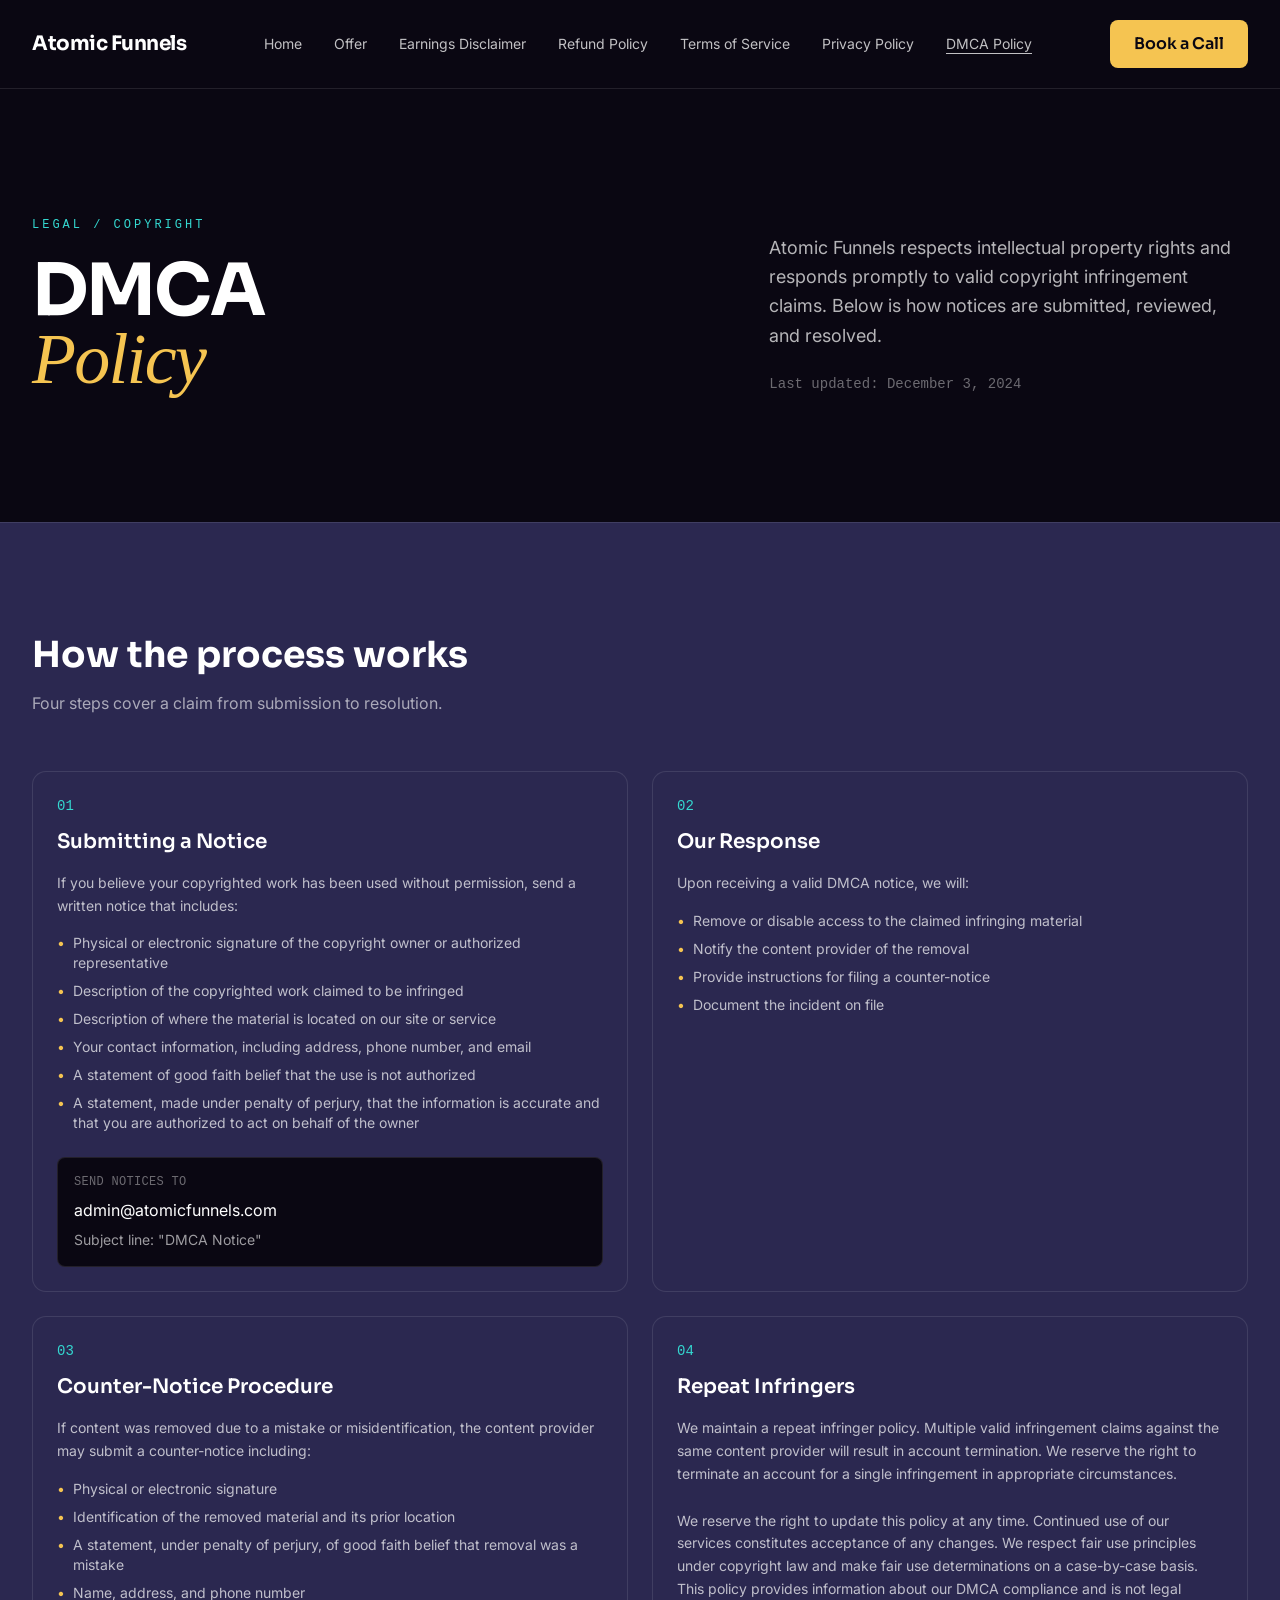
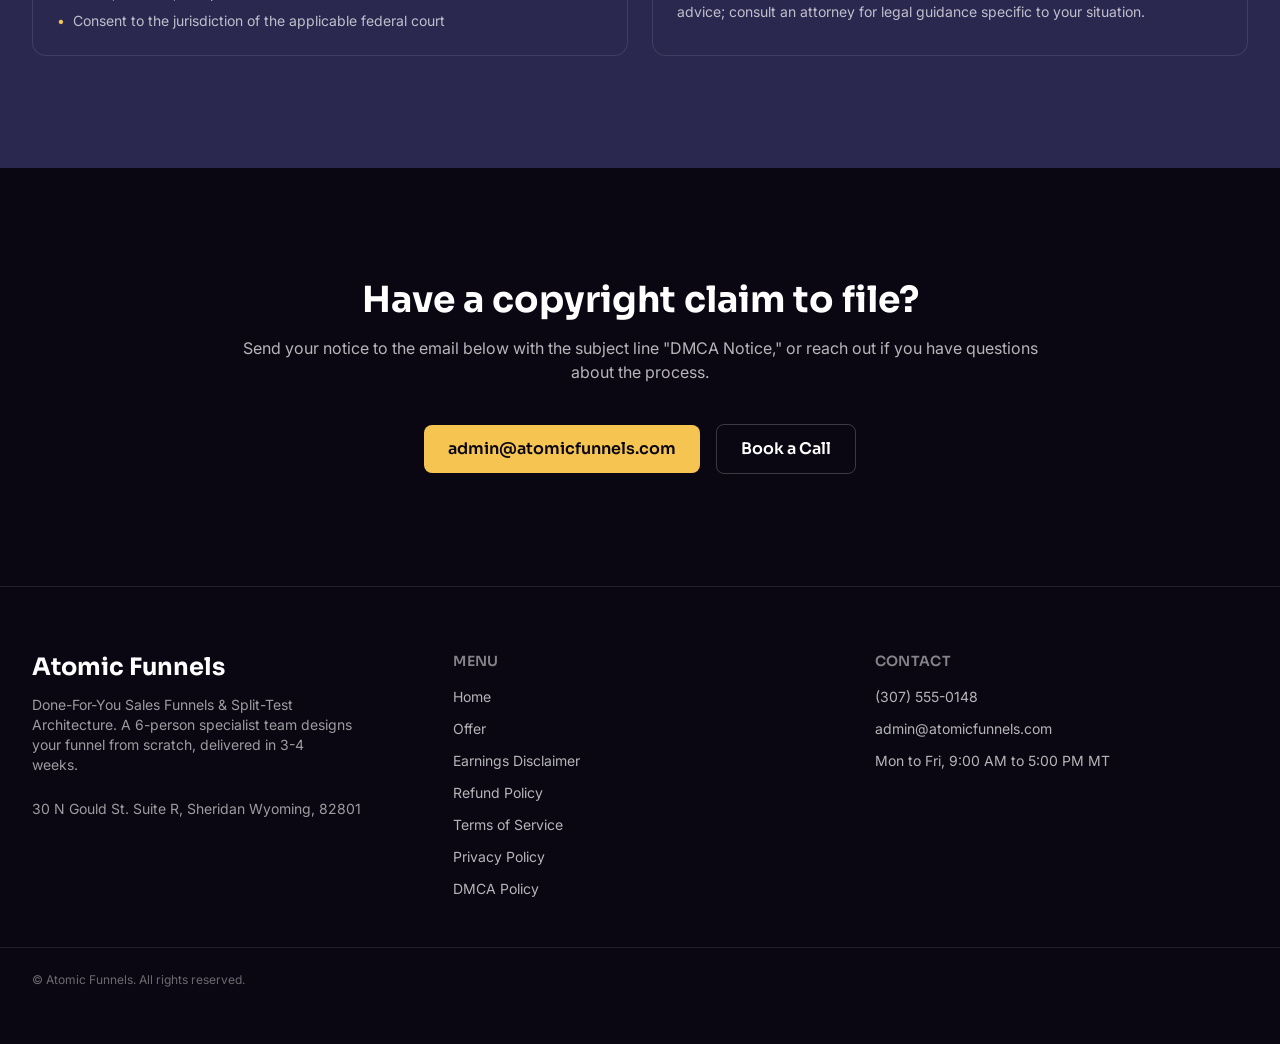
<file: dmca-policy.html>
<!DOCTYPE html><html lang="en"><head>
<meta charset="utf-8"/>
<meta name="viewport" content="width=device-width, initial-scale=1"/>
<title>DMCA Policy | Atomic Funnels</title>
<meta name="description" content="Atomic Funnels&#39; DMCA policy: how to submit a copyright infringement notice, our response process, the counter-notice procedure, and our repeat-infringer policy."/>
<link rel="canonical" href="https://atomic-funnels-b0e1.sites.tibly.ai/dmca-policy"/>
<meta property="og:type" content="website"/>
<meta property="og:url" content="https://atomic-funnels-b0e1.sites.tibly.ai/dmca-policy"/>
<meta property="og:site_name" content="Atomic Funnels"/>
<meta property="og:title" content="DMCA Policy | Atomic Funnels"/>
<meta property="og:description" content="Atomic Funnels&#39; DMCA policy: how to submit a copyright infringement notice, our response process, the counter-notice procedure, and our repeat-infringer policy."/>
<meta name="twitter:card" content="summary_large_image"/>
<link rel="icon" href="/favicon.svg" type="image/svg+xml"/>
<link rel="preconnect" href="https://fonts.googleapis.com"/>
<link rel="preconnect" href="https://fonts.gstatic.com" crossorigin=""/>
<link href="https://fonts.googleapis.com/css2?family=Sora:wght@400;500;600;700;800&amp;family=Inter:wght@400;500;600;700&amp;display=swap" rel="stylesheet"/>
<style>details[open] > *:not(summary){animation:tibly-acc .35s ease}@keyframes tibly-acc{from{opacity:0;transform:translateY(-4px)}}</style>
<style>@media (prefers-reduced-motion:no-preference){.tibly-fx{opacity:0;transform:translateY(24px);transition:opacity .7s ease,transform .7s ease}.tibly-fx.tibly-fx-in{opacity:1;transform:none}}</style>
<script>addEventListener('DOMContentLoaded',function(){if(!('IntersectionObserver' in window))return;var io=new IntersectionObserver(function(es){es.forEach(function(en){if(en.isIntersecting){en.target.classList.add('tibly-fx-in');io.unobserve(en.target)}})},{rootMargin:'0px 0px -8% 0px'});document.querySelectorAll('section[data-block] > *').forEach(function(el){if(el.getBoundingClientRect().top>innerHeight){el.classList.add('tibly-fx');io.observe(el)}})});</script>
<style>.tibly-ba{position:relative;overflow:hidden;--ba:50%;cursor:ew-resize;touch-action:pan-y;user-select:none;-webkit-user-select:none}.tibly-ba>img{display:block;width:100%;height:100%;object-fit:cover}.tibly-ba .tibly-ba-before{position:absolute;inset:0;clip-path:inset(0 calc(100% - var(--ba)) 0 0)}.tibly-ba .tibly-ba-before img{display:block;width:100%;height:100%;object-fit:cover}.tibly-ba::after{content:'';position:absolute;top:0;bottom:0;left:var(--ba);width:2px;margin-left:-1px;background:#fff;box-shadow:0 0 6px rgba(0,0,0,.55);pointer-events:none;z-index:1}.tibly-ba::before{content:'';position:absolute;top:50%;left:var(--ba);width:44px;height:44px;transform:translate(-50%,-50%);border-radius:9999px;background:rgba(0,0,0,.75) url("data:image/svg+xml,%3Csvg%20xmlns='http://www.w3.org/2000/svg'%20viewBox='0%200%2024%2024'%20fill='%23fff'%3E%3Cpath%20d='M9%206l-6%206%206%206zM15%206l6%206-6%206z'/%3E%3C/svg%3E") center/22px 22px no-repeat;border:2px solid #fff;box-shadow:0 2px 8px rgba(0,0,0,.4);pointer-events:none;z-index:1}.tibly-ba input[type=range]{position:absolute;inset:0;width:100%;height:100%;margin:0;opacity:0;pointer-events:none;-webkit-appearance:none;appearance:none;z-index:2}[data-lightbox]{cursor:zoom-in}.tibly-lb{position:fixed;inset:0;z-index:9999;background:rgba(0,0,0,.92);display:flex;align-items:center;justify-content:center;cursor:zoom-out;padding:24px}.tibly-lb img{max-width:100%;max-height:100%;object-fit:contain}</style>
<script>document.addEventListener('input',function(e){var t=e.target;if(!t||t.type!=='range')return;var c=t.closest&&t.closest('.tibly-ba');if(c)c.style.setProperty('--ba',t.value+'%')});document.addEventListener('pointerdown',function(e){var c=e.target.closest&&e.target.closest('.tibly-ba');if(!c||e.button>0)return;e.preventDefault();var inp=c.querySelector('input[type=range]');var set=function(x){var r=c.getBoundingClientRect();if(!r.width)return;var p=Math.max(0,Math.min(100,(x-r.left)*100/r.width));c.style.setProperty('--ba',p+'%');if(inp)inp.value=Math.round(p)};set(e.clientX);var mv=function(ev){set(ev.clientX)};var up=function(){document.removeEventListener('pointermove',mv);document.removeEventListener('pointerup',up);document.removeEventListener('pointercancel',up)};document.addEventListener('pointermove',mv);document.addEventListener('pointerup',up);document.addEventListener('pointercancel',up)});document.addEventListener('click',function(e){var im=e.target.closest&&e.target.closest('[data-lightbox]');if(!im||!(im.currentSrc||im.src))return;e.preventDefault();var o=document.createElement('div');o.className='tibly-lb';var big=document.createElement('img');big.src=im.currentSrc||im.src;big.alt=im.alt||'';o.appendChild(big);o.addEventListener('click',function(){o.remove()});document.addEventListener('keydown',function esc(ev){if(ev.key==='Escape'){o.remove();document.removeEventListener('keydown',esc)}});document.body.appendChild(o)});document.addEventListener('click',function(e){var x=e.target.closest&&e.target.closest('[data-announce-close]');if(!x)return;var b=x.closest('[data-announce]');if(b){b.style.display='none';try{sessionStorage.setItem('tibly-announce','1')}catch(_){}}});addEventListener('DOMContentLoaded',function(){try{if(sessionStorage.getItem('tibly-announce')==='1'){var b=document.querySelector('[data-announce]');if(b)b.style.display='none'}}catch(_){}if('IntersectionObserver' in window&&!matchMedia('(prefers-reduced-motion:reduce)').matches){var els=document.querySelectorAll('[data-count]');if(els.length){var io=new IntersectionObserver(function(es){es.forEach(function(en){if(!en.isIntersecting)return;io.unobserve(en.target);var el=en.target,s=el.textContent||'',m=s.match(/[\d,]*\d(?:\.\d+)?/);if(!m)return;var raw=m[0],num=parseFloat(raw.replace(/,/g,''));if(!isFinite(num))return;var pre=s.slice(0,m.index),post=s.slice(m.index+raw.length),grp=raw.indexOf(',')>=0,dec=(raw.split('.')[1]||'').length,t0=performance.now();requestAnimationFrame(function tick(now){var p=Math.min((now-t0)/1400,1);p=1-Math.pow(1-p,3);var v=(num*p).toFixed(dec);if(grp)v=Number(v).toLocaleString('en-US',{minimumFractionDigits:dec});el.textContent=pre+v+post;if(p<1)requestAnimationFrame(tick)})})},{rootMargin:'0px 0px -10% 0px'});els.forEach(function(el){io.observe(el)})}}var badge=document.querySelector('[data-tibly-open]');if(badge){var src=document.querySelector('[data-tibly-field="hours"]');var txt=(src&&src.textContent||'').toLowerCase();var days=['sun','mon','tue','wed','thu','fri','sat'];var toMin=function(h,mm,ap){h=+h;mm=+(mm||0);if(ap==='pm'&&h!==12)h+=12;if(ap==='am'&&h===12)h=0;return h*60+mm};var spans=[];var re=/(sun|mon|tue|wed|thu|fri|sat|daily|every ?day)[a-z]*\s*(?:[-\u2013\u2014]\s*(sun|mon|tue|wed|thu|fri|sat)[a-z]*)?\s*:?\s*(\d{1,2})(?::(\d{2}))?\s*(am|pm)?\s*[-\u2013\u2014]\s*(\d{1,2})(?::(\d{2}))?\s*(am|pm)?/g,mm;while((mm=re.exec(txt))){var d1=mm[1].slice(0,3),d2=mm[2],ap1=mm[5]||(mm[8]==='pm'&&+mm[3]<=+mm[6]?'am':mm[8]),o=toMin(mm[3],mm[4],ap1),c=toMin(mm[6],mm[7],mm[8]);var from=d1==='dai'||d1==='eve'?0:days.indexOf(d1),to=d2?days.indexOf(d2.slice(0,3)):(d1==='dai'||d1==='eve'?6:from);if(from<0)continue;for(var d=from;;d=(d+1)%7){spans.push([d,o,c]);if(d===to)break}}if(spans.length){var now=new Date(),cur=now.getDay(),min=now.getHours()*60+now.getMinutes();var open=spans.some(function(s){return s[0]===cur&&min>=s[1]&&min<s[2]});badge.textContent=open?(badge.getAttribute('data-open-text')||'Open now'):(badge.getAttribute('data-closed-text')||'Closed now');badge.setAttribute('data-state',open?'open':'closed');badge.hidden=false}}});</script>
<style>header a[aria-current="page"]:not(:has(img,svg)){text-decoration:underline;text-underline-offset:4px;text-decoration-thickness:1px}</style>
<style>#nav-open~[class*="peer-checked:"][class*="fixed"]{min-height:100vh;min-height:100dvh}@media (prefers-reduced-motion:no-preference){label[for="nav-open"] span{transition:transform .3s ease,opacity .2s ease}header:has(#nav-open:checked) label[for="nav-open"]:not([aria-label="Close" i]) span:not(:has(span)):nth-of-type(1){transform:translateY(8px) rotate(45deg)}header:has(#nav-open:checked) label[for="nav-open"]:not([aria-label="Close" i]) span:not(:has(span)):nth-of-type(2){opacity:0}header:has(#nav-open:checked) label[for="nav-open"]:not([aria-label="Close" i]) span:not(:has(span)):nth-of-type(3){transform:translateY(-8px) rotate(-45deg)}#nav-open:checked~[class*="peer-checked:"]{animation:tibly-nav-in .25s ease}#nav-open:checked~[class*="peer-checked:"] label[for="nav-open"]{display:inline-block;animation:tibly-x-in .35s ease}@keyframes tibly-nav-in{from{opacity:0;transform:translateY(10px)}}@keyframes tibly-x-in{from{opacity:0;transform:rotate(-90deg) scale(.6)}}}</style>
<link rel="stylesheet" href="/styles.css?v=31613a43"/>
</head>
<body>
<!-- block:header -->
<header class="relative z-50 border-b border-white/10 bg-canvas">
  <div class="mx-auto max-w-7xl px-4 sm:px-6 lg:px-8">
    <input type="checkbox" id="nav-open" class="peer sr-only"/>

    <div class="flex items-center justify-between py-5">
      <a class="font-display text-xl font-bold tracking-tight text-white" href="/">
        <span data-tibly-field="business-name">Atomic Funnels</span>
      </a>

      <nav class="hidden md:flex items-center gap-8 font-body text-sm text-white/75">
        <a class="transition hover:text-brand-400" href="/">Home</a>
        <a class="transition hover:text-brand-400" href="/offer">Offer</a>
        <a class="transition hover:text-brand-400" href="/earning-disclaimer">Earnings Disclaimer</a>
        <a class="transition hover:text-brand-400" href="/refund-policy">Refund Policy</a>
        <a class="transition hover:text-brand-400" href="/terms-of-service">Terms of Service</a>
        <a class="transition hover:text-brand-400" href="/privacy-policy">Privacy Policy</a>
        <a aria-current="page" class="transition hover:text-brand-400" href="/dmca-policy">DMCA Policy</a>
      </nav>

      <div class="hidden md:block">
        <a class="btn" data-tibly-field="phone" href="tel:+13075550148">Book a Call</a>
      </div>

      <label for="nav-open" class="md:hidden cursor-pointer text-white" aria-label="Menu">
        <svg width="26" height="26" viewBox="0 0 24 24" fill="none" stroke="currentColor" stroke-width="2" stroke-linecap="round">
          <line x1="3" y1="6" x2="21" y2="6"></line>
          <line x1="3" y1="12" x2="21" y2="12"></line>
          <line x1="3" y1="18" x2="21" y2="18"></line>
        </svg>
      </label>
    </div>

    <div class="hidden peer-checked:flex md:hidden fixed inset-0 z-50 flex-col bg-canvas">
      <div class="flex items-center justify-between border-b border-white/10 px-4 py-5">
        <span class="font-display text-xl font-bold text-white">Atomic Funnels</span>
        <label for="nav-open" aria-label="Close" class="cursor-pointer text-white">
          <svg width="26" height="26" viewBox="0 0 24 24" fill="none" stroke="currentColor" stroke-width="2" stroke-linecap="round">
            <line x1="4" y1="4" x2="20" y2="20"></line>
            <line x1="20" y1="4" x2="4" y2="20"></line>
          </svg>
        </label>
      </div>

      <nav class="flex flex-col items-start gap-6 overflow-y-auto px-6 py-10 font-display text-3xl text-white">
        <a class="transition hover:text-brand-400" href="/">Home</a>
        <a class="transition hover:text-brand-400" href="/offer">Offer</a>
        <a class="transition hover:text-brand-400" href="/earning-disclaimer">Earnings Disclaimer</a>
        <a class="transition hover:text-brand-400" href="/refund-policy">Refund Policy</a>
        <a class="transition hover:text-brand-400" href="/terms-of-service">Terms of Service</a>
        <a class="transition hover:text-brand-400" href="/privacy-policy">Privacy Policy</a>
        <a aria-current="page" class="transition hover:text-brand-400" href="/dmca-policy">DMCA Policy</a>
      </nav>

      <div class="mt-auto px-6 pb-12">
        <a class="btn w-full text-lg" data-tibly-field="phone" href="tel:+13075550148">Book a Call</a>
      </div>
    </div>
  </div>
</header>
<!-- /block:header -->
<!-- block:split-hero -->
<section class="bg-canvas py-24 md:py-32" data-block="split-hero">
  <div class="mx-auto grid max-w-7xl grid-cols-1 gap-12 px-4 sm:px-6 lg:px-8 md:grid-cols-12 md:items-end">
    <div class="md:col-span-7">
      <p class="font-mono text-xs uppercase tracking-[0.25em] text-accent-400">Legal / Copyright</p>
      <h1 class="mt-6 font-display text-5xl font-bold leading-[0.95] tracking-tight text-white md:text-7xl">
        DMCA
        <span class="block font-serif italic font-normal text-brand-400">Policy</span>
      </h1>
    </div>
    <div class="md:col-span-5">
      <p class="max-w-prose font-body text-lg leading-relaxed text-white/70">
        <span data-tibly-field="business-name">Atomic Funnels</span> respects intellectual property rights and responds promptly to valid copyright infringement claims. Below is how notices are submitted, reviewed, and resolved.
      </p>
      <p class="mt-6 font-mono text-sm text-white/40">Last updated: December 3, 2024</p>
    </div>
  </div>
</section>
<!-- /block:split-hero -->
<!-- block:feature-grid -->
<section class="border-t border-white/10 bg-surface py-20 md:py-28" data-block="feature-grid">
  <div class="mx-auto max-w-7xl px-4 sm:px-6 lg:px-8">
    <div class="max-w-2xl">
      <h2 class="font-display text-3xl font-bold text-white md:text-4xl">How the process works</h2>
      <p class="mt-4 font-body text-white/60">Four steps cover a claim from submission to resolution.</p>
    </div>

    <div class="mt-14 grid grid-cols-1 gap-6 md:grid-cols-2">
      <div class="card">
        <p class="font-mono text-sm text-accent-400">01</p>
        <h3 class="mt-3 font-display text-xl font-semibold text-white">Submitting a Notice</h3>
        <p class="mt-4 font-body text-sm leading-relaxed text-white/70">
          If you believe your copyrighted work has been used without permission, send a written notice that includes:
        </p>
        <ul class="mt-4 space-y-2 font-body text-sm text-white/70">
          <li class="flex gap-2"><span class="text-brand-400">•</span>Physical or electronic signature of the copyright owner or authorized representative</li>
          <li class="flex gap-2"><span class="text-brand-400">•</span>Description of the copyrighted work claimed to be infringed</li>
          <li class="flex gap-2"><span class="text-brand-400">•</span>Description of where the material is located on our site or service</li>
          <li class="flex gap-2"><span class="text-brand-400">•</span>Your contact information, including address, phone number, and email</li>
          <li class="flex gap-2"><span class="text-brand-400">•</span>A statement of good faith belief that the use is not authorized</li>
          <li class="flex gap-2"><span class="text-brand-400">•</span>A statement, made under penalty of perjury, that the information is accurate and that you are authorized to act on behalf of the owner</li>
        </ul>
        <div class="mt-6 rounded-md border border-white/10 bg-canvas p-4">
          <p class="font-mono text-xs uppercase tracking-wide text-white/40">Send notices to</p>
          <a class="mt-2 block font-body text-white transition hover:text-brand-400" data-tibly-field="email" href="mailto:admin@atomicfunnels.com">admin@atomicfunnels.com</a>
          <p class="mt-2 font-body text-sm text-white/60">Subject line: &#34;DMCA Notice&#34;</p>
        </div>
      </div>

      <div class="card">
        <p class="font-mono text-sm text-accent-400">02</p>
        <h3 class="mt-3 font-display text-xl font-semibold text-white">Our Response</h3>
        <p class="mt-4 font-body text-sm leading-relaxed text-white/70">
          Upon receiving a valid DMCA notice, we will:
        </p>
        <ul class="mt-4 space-y-2 font-body text-sm text-white/70">
          <li class="flex gap-2"><span class="text-brand-400">•</span>Remove or disable access to the claimed infringing material</li>
          <li class="flex gap-2"><span class="text-brand-400">•</span>Notify the content provider of the removal</li>
          <li class="flex gap-2"><span class="text-brand-400">•</span>Provide instructions for filing a counter-notice</li>
          <li class="flex gap-2"><span class="text-brand-400">•</span>Document the incident on file</li>
        </ul>
      </div>

      <div class="card">
        <p class="font-mono text-sm text-accent-400">03</p>
        <h3 class="mt-3 font-display text-xl font-semibold text-white">Counter-Notice Procedure</h3>
        <p class="mt-4 font-body text-sm leading-relaxed text-white/70">
          If content was removed due to a mistake or misidentification, the content provider may submit a counter-notice including:
        </p>
        <ul class="mt-4 space-y-2 font-body text-sm text-white/70">
          <li class="flex gap-2"><span class="text-brand-400">•</span>Physical or electronic signature</li>
          <li class="flex gap-2"><span class="text-brand-400">•</span>Identification of the removed material and its prior location</li>
          <li class="flex gap-2"><span class="text-brand-400">•</span>A statement, under penalty of perjury, of good faith belief that removal was a mistake</li>
          <li class="flex gap-2"><span class="text-brand-400">•</span>Name, address, and phone number</li>
          <li class="flex gap-2"><span class="text-brand-400">•</span>Consent to the jurisdiction of the applicable federal court</li>
        </ul>
      </div>

      <div class="card">
        <p class="font-mono text-sm text-accent-400">04</p>
        <h3 class="mt-3 font-display text-xl font-semibold text-white">Repeat Infringers</h3>
        <p class="mt-4 font-body text-sm leading-relaxed text-white/70">
          We maintain a repeat infringer policy. Multiple valid infringement claims against the same content provider will result in account termination. We reserve the right to terminate an account for a single infringement in appropriate circumstances.
        </p>
        <p class="mt-6 font-body text-sm leading-relaxed text-white/70">
          We reserve the right to update this policy at any time. Continued use of our services constitutes acceptance of any changes. We respect fair use principles under copyright law and make fair use determinations on a case-by-case basis. This policy provides information about our DMCA compliance and is not legal advice; consult an attorney for legal guidance specific to your situation.
        </p>
      </div>
    </div>
  </div>
</section>
<!-- /block:feature-grid -->
<!-- block:cta-banner -->
<section class="bg-canvas py-20 md:py-28" data-block="cta-banner">
  <div class="mx-auto max-w-4xl px-4 text-center sm:px-6 lg:px-8">
    <h2 class="font-display text-3xl font-bold text-white md:text-4xl">Have a copyright claim to file?</h2>
    <p class="mt-4 font-body text-white/70">
      Send your notice to the email below with the subject line &#34;DMCA Notice,&#34; or reach out if you have questions about the process.
    </p>
    <div class="mt-10 flex flex-col items-center justify-center gap-4 sm:flex-row">
      <a class="btn" data-tibly-field="email" href="mailto:admin@atomicfunnels.com">admin@atomicfunnels.com</a>
      <a class="btn-secondary" data-tibly-field="phone" href="tel:+13075550148">Book a Call</a>
    </div>
  </div>
</section>
<!-- /block:cta-banner -->
<!-- block:footer -->
<footer class="relative border-t border-white/10 bg-canvas pb-24 pt-16 text-white md:pb-14">
  <div class="mx-auto grid max-w-7xl grid-cols-1 gap-12 px-4 sm:px-6 lg:px-8 md:grid-cols-3">
    <div>
      <p class="font-display text-2xl font-bold text-white">
        <span data-tibly-field="business-name">Atomic Funnels</span>
      </p>
      <p class="mt-3 max-w-xs font-body text-sm text-white/60">
        Done-For-You Sales Funnels &amp; Split-Test Architecture. A 6-person specialist team designs your funnel from scratch, delivered in 3-4 weeks.
      </p>
      <p class="mt-6 font-body text-sm text-white/60" data-tibly-field="address">30 N Gould St. Suite R, Sheridan Wyoming, 82801</p>
    </div>

    <div>
      <p class="font-display text-sm font-semibold uppercase tracking-wide text-white/50">Menu</p>
      <nav class="mt-4 flex flex-col gap-3 font-body text-sm text-white/70">
        <a class="transition hover:text-brand-400" href="/">Home</a>
        <a class="transition hover:text-brand-400" href="/offer">Offer</a>
        <a class="transition hover:text-brand-400" href="/earning-disclaimer">Earnings Disclaimer</a>
        <a class="transition hover:text-brand-400" href="/refund-policy">Refund Policy</a>
        <a class="transition hover:text-brand-400" href="/terms-of-service">Terms of Service</a>
        <a class="transition hover:text-brand-400" href="/privacy-policy">Privacy Policy</a>
        <a class="transition hover:text-brand-400" href="/dmca-policy">DMCA Policy</a>
      </nav>
    </div>

    <div>
      <p class="font-display text-sm font-semibold uppercase tracking-wide text-white/50">Contact</p>
      <div class="mt-4 flex flex-col gap-3 font-body text-sm text-white/70">
        <a class="transition hover:text-brand-400" data-tibly-field="phone" href="tel:+13075550148">(307) 555-0148</a>
        <a class="transition hover:text-brand-400" data-tibly-field="email" href="mailto:admin@atomicfunnels.com">admin@atomicfunnels.com</a>
        <p data-tibly-field="hours">Mon to Fri, 9:00 AM to 5:00 PM MT</p>
      </div>
    </div>
  </div>

  <div class="mx-auto mt-12 max-w-7xl border-t border-white/10 px-4 pt-6 font-body text-xs text-white/40 sm:px-6 lg:px-8">
    © <span data-tibly-field="business-name">Atomic Funnels</span>. All rights reserved.
  </div>

  <div class="fixed inset-x-0 bottom-0 z-40 md:hidden">
    <a class="block w-full bg-brand-400 py-4 text-center font-display font-semibold text-canvas transition hover:bg-brand-300" data-tibly-field="phone" href="tel:+13075550148">
      Call Atomic Funnels Now
    </a>
  </div>
</footer>
<!-- /block:footer -->
  <script async="" src="https://api.tibly.ai/widget/v1.js"></script>


</body></html>
</file>
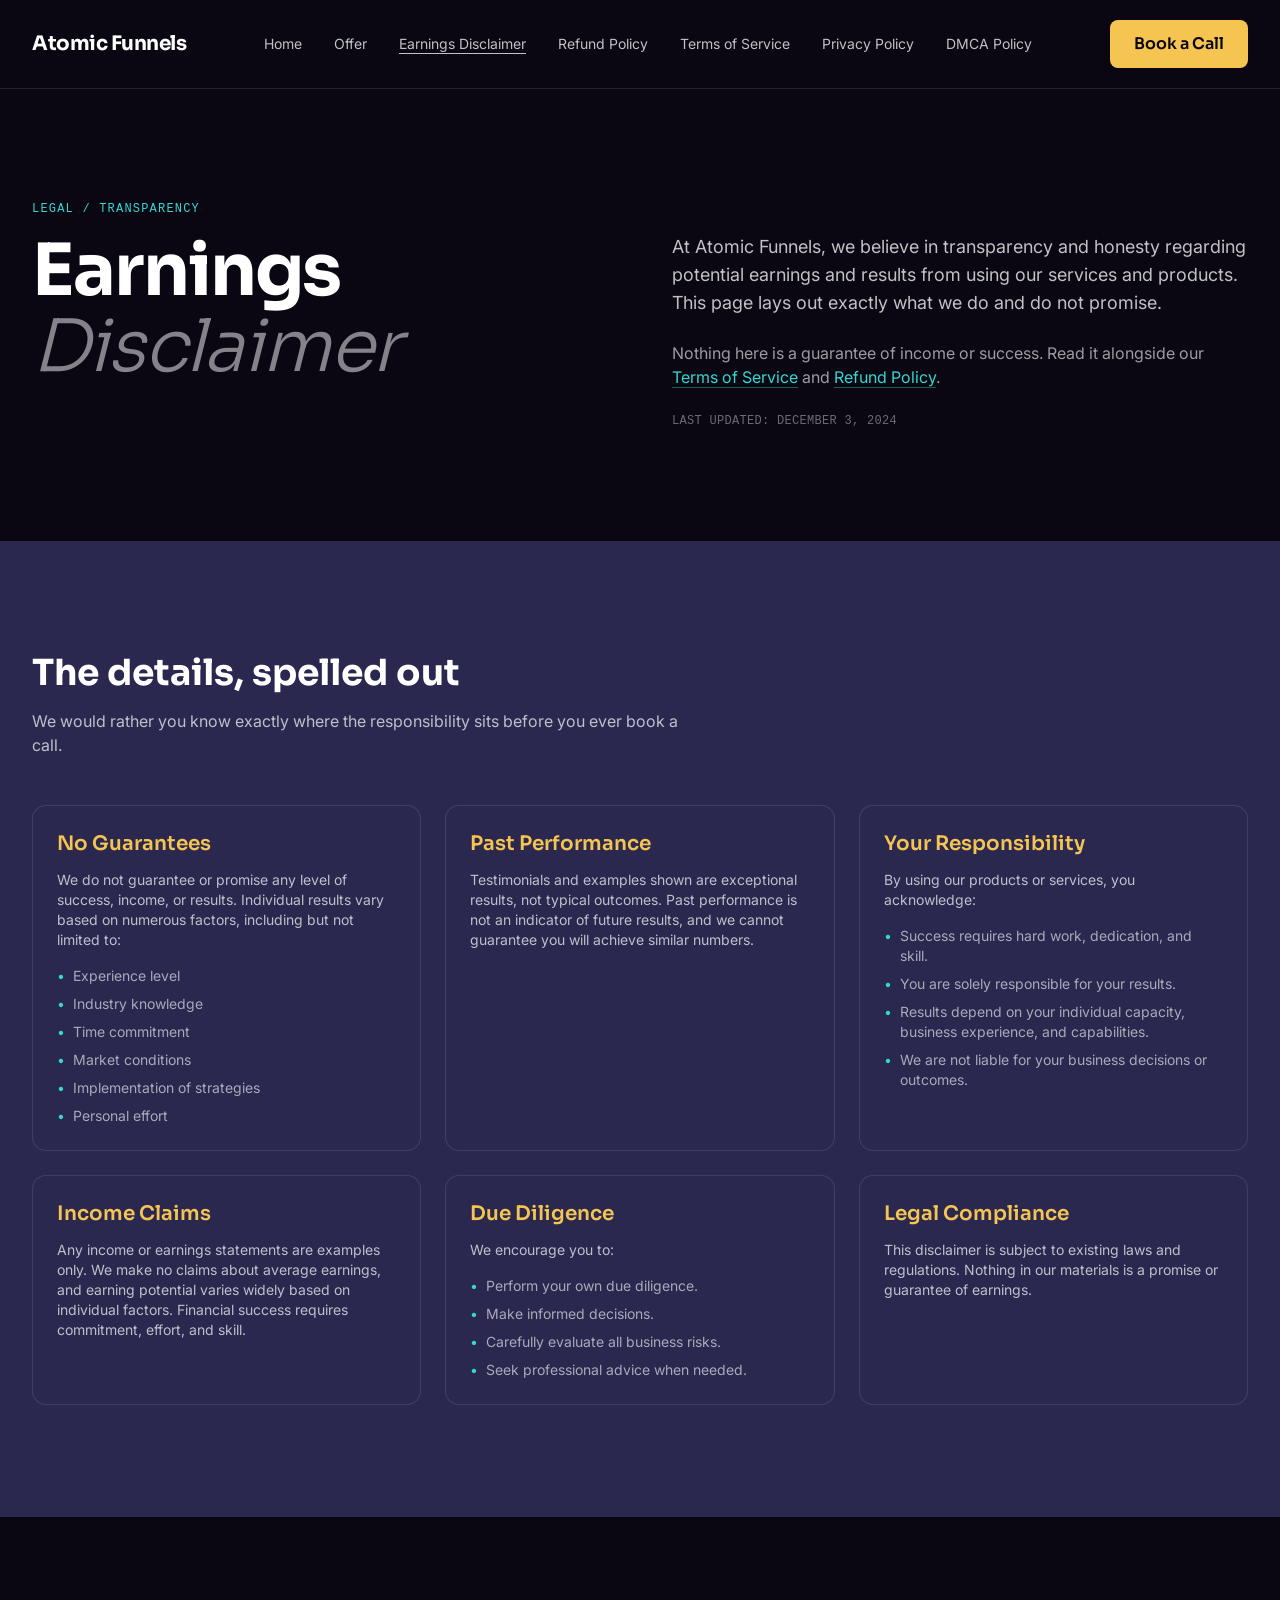
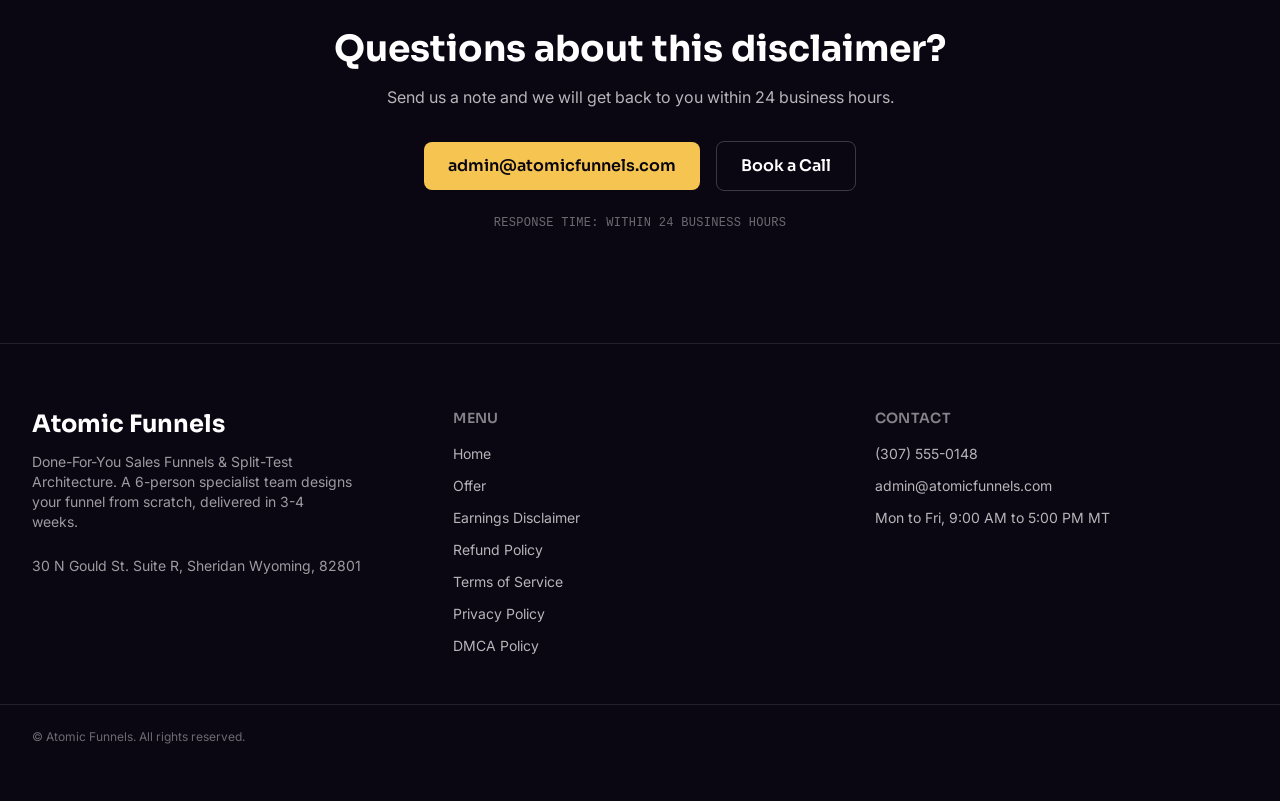
<file: earning-disclaimer.html>
<!DOCTYPE html><html lang="en"><head>
<meta charset="utf-8"/>
<meta name="viewport" content="width=device-width, initial-scale=1"/>
<title>Earnings Disclaimer | Atomic Funnels</title>
<meta name="description" content="Atomic Funnels&#39; earnings disclaimer: no income or success level is guaranteed, showcased results are exceptional and not typical, and clients own their due diligence and outcomes."/>
<link rel="canonical" href="https://atomic-funnels-b0e1.sites.tibly.ai/earning-disclaimer"/>
<meta property="og:type" content="website"/>
<meta property="og:url" content="https://atomic-funnels-b0e1.sites.tibly.ai/earning-disclaimer"/>
<meta property="og:site_name" content="Atomic Funnels"/>
<meta property="og:title" content="Earnings Disclaimer | Atomic Funnels"/>
<meta property="og:description" content="Atomic Funnels&#39; earnings disclaimer: no income or success level is guaranteed, showcased results are exceptional and not typical, and clients own their due diligence and outcomes."/>
<meta name="twitter:card" content="summary_large_image"/>
<link rel="icon" href="/favicon.svg" type="image/svg+xml"/>
<link rel="preconnect" href="https://fonts.googleapis.com"/>
<link rel="preconnect" href="https://fonts.gstatic.com" crossorigin=""/>
<link href="https://fonts.googleapis.com/css2?family=Sora:wght@400;500;600;700;800&amp;family=Inter:wght@400;500;600;700&amp;display=swap" rel="stylesheet"/>
<style>details[open] > *:not(summary){animation:tibly-acc .35s ease}@keyframes tibly-acc{from{opacity:0;transform:translateY(-4px)}}</style>
<style>@media (prefers-reduced-motion:no-preference){.tibly-fx{opacity:0;transform:translateY(24px);transition:opacity .7s ease,transform .7s ease}.tibly-fx.tibly-fx-in{opacity:1;transform:none}}</style>
<script>addEventListener('DOMContentLoaded',function(){if(!('IntersectionObserver' in window))return;var io=new IntersectionObserver(function(es){es.forEach(function(en){if(en.isIntersecting){en.target.classList.add('tibly-fx-in');io.unobserve(en.target)}})},{rootMargin:'0px 0px -8% 0px'});document.querySelectorAll('section[data-block] > *').forEach(function(el){if(el.getBoundingClientRect().top>innerHeight){el.classList.add('tibly-fx');io.observe(el)}})});</script>
<style>.tibly-ba{position:relative;overflow:hidden;--ba:50%;cursor:ew-resize;touch-action:pan-y;user-select:none;-webkit-user-select:none}.tibly-ba>img{display:block;width:100%;height:100%;object-fit:cover}.tibly-ba .tibly-ba-before{position:absolute;inset:0;clip-path:inset(0 calc(100% - var(--ba)) 0 0)}.tibly-ba .tibly-ba-before img{display:block;width:100%;height:100%;object-fit:cover}.tibly-ba::after{content:'';position:absolute;top:0;bottom:0;left:var(--ba);width:2px;margin-left:-1px;background:#fff;box-shadow:0 0 6px rgba(0,0,0,.55);pointer-events:none;z-index:1}.tibly-ba::before{content:'';position:absolute;top:50%;left:var(--ba);width:44px;height:44px;transform:translate(-50%,-50%);border-radius:9999px;background:rgba(0,0,0,.75) url("data:image/svg+xml,%3Csvg%20xmlns='http://www.w3.org/2000/svg'%20viewBox='0%200%2024%2024'%20fill='%23fff'%3E%3Cpath%20d='M9%206l-6%206%206%206zM15%206l6%206-6%206z'/%3E%3C/svg%3E") center/22px 22px no-repeat;border:2px solid #fff;box-shadow:0 2px 8px rgba(0,0,0,.4);pointer-events:none;z-index:1}.tibly-ba input[type=range]{position:absolute;inset:0;width:100%;height:100%;margin:0;opacity:0;pointer-events:none;-webkit-appearance:none;appearance:none;z-index:2}[data-lightbox]{cursor:zoom-in}.tibly-lb{position:fixed;inset:0;z-index:9999;background:rgba(0,0,0,.92);display:flex;align-items:center;justify-content:center;cursor:zoom-out;padding:24px}.tibly-lb img{max-width:100%;max-height:100%;object-fit:contain}</style>
<script>document.addEventListener('input',function(e){var t=e.target;if(!t||t.type!=='range')return;var c=t.closest&&t.closest('.tibly-ba');if(c)c.style.setProperty('--ba',t.value+'%')});document.addEventListener('pointerdown',function(e){var c=e.target.closest&&e.target.closest('.tibly-ba');if(!c||e.button>0)return;e.preventDefault();var inp=c.querySelector('input[type=range]');var set=function(x){var r=c.getBoundingClientRect();if(!r.width)return;var p=Math.max(0,Math.min(100,(x-r.left)*100/r.width));c.style.setProperty('--ba',p+'%');if(inp)inp.value=Math.round(p)};set(e.clientX);var mv=function(ev){set(ev.clientX)};var up=function(){document.removeEventListener('pointermove',mv);document.removeEventListener('pointerup',up);document.removeEventListener('pointercancel',up)};document.addEventListener('pointermove',mv);document.addEventListener('pointerup',up);document.addEventListener('pointercancel',up)});document.addEventListener('click',function(e){var im=e.target.closest&&e.target.closest('[data-lightbox]');if(!im||!(im.currentSrc||im.src))return;e.preventDefault();var o=document.createElement('div');o.className='tibly-lb';var big=document.createElement('img');big.src=im.currentSrc||im.src;big.alt=im.alt||'';o.appendChild(big);o.addEventListener('click',function(){o.remove()});document.addEventListener('keydown',function esc(ev){if(ev.key==='Escape'){o.remove();document.removeEventListener('keydown',esc)}});document.body.appendChild(o)});document.addEventListener('click',function(e){var x=e.target.closest&&e.target.closest('[data-announce-close]');if(!x)return;var b=x.closest('[data-announce]');if(b){b.style.display='none';try{sessionStorage.setItem('tibly-announce','1')}catch(_){}}});addEventListener('DOMContentLoaded',function(){try{if(sessionStorage.getItem('tibly-announce')==='1'){var b=document.querySelector('[data-announce]');if(b)b.style.display='none'}}catch(_){}if('IntersectionObserver' in window&&!matchMedia('(prefers-reduced-motion:reduce)').matches){var els=document.querySelectorAll('[data-count]');if(els.length){var io=new IntersectionObserver(function(es){es.forEach(function(en){if(!en.isIntersecting)return;io.unobserve(en.target);var el=en.target,s=el.textContent||'',m=s.match(/[\d,]*\d(?:\.\d+)?/);if(!m)return;var raw=m[0],num=parseFloat(raw.replace(/,/g,''));if(!isFinite(num))return;var pre=s.slice(0,m.index),post=s.slice(m.index+raw.length),grp=raw.indexOf(',')>=0,dec=(raw.split('.')[1]||'').length,t0=performance.now();requestAnimationFrame(function tick(now){var p=Math.min((now-t0)/1400,1);p=1-Math.pow(1-p,3);var v=(num*p).toFixed(dec);if(grp)v=Number(v).toLocaleString('en-US',{minimumFractionDigits:dec});el.textContent=pre+v+post;if(p<1)requestAnimationFrame(tick)})})},{rootMargin:'0px 0px -10% 0px'});els.forEach(function(el){io.observe(el)})}}var badge=document.querySelector('[data-tibly-open]');if(badge){var src=document.querySelector('[data-tibly-field="hours"]');var txt=(src&&src.textContent||'').toLowerCase();var days=['sun','mon','tue','wed','thu','fri','sat'];var toMin=function(h,mm,ap){h=+h;mm=+(mm||0);if(ap==='pm'&&h!==12)h+=12;if(ap==='am'&&h===12)h=0;return h*60+mm};var spans=[];var re=/(sun|mon|tue|wed|thu|fri|sat|daily|every ?day)[a-z]*\s*(?:[-\u2013\u2014]\s*(sun|mon|tue|wed|thu|fri|sat)[a-z]*)?\s*:?\s*(\d{1,2})(?::(\d{2}))?\s*(am|pm)?\s*[-\u2013\u2014]\s*(\d{1,2})(?::(\d{2}))?\s*(am|pm)?/g,mm;while((mm=re.exec(txt))){var d1=mm[1].slice(0,3),d2=mm[2],ap1=mm[5]||(mm[8]==='pm'&&+mm[3]<=+mm[6]?'am':mm[8]),o=toMin(mm[3],mm[4],ap1),c=toMin(mm[6],mm[7],mm[8]);var from=d1==='dai'||d1==='eve'?0:days.indexOf(d1),to=d2?days.indexOf(d2.slice(0,3)):(d1==='dai'||d1==='eve'?6:from);if(from<0)continue;for(var d=from;;d=(d+1)%7){spans.push([d,o,c]);if(d===to)break}}if(spans.length){var now=new Date(),cur=now.getDay(),min=now.getHours()*60+now.getMinutes();var open=spans.some(function(s){return s[0]===cur&&min>=s[1]&&min<s[2]});badge.textContent=open?(badge.getAttribute('data-open-text')||'Open now'):(badge.getAttribute('data-closed-text')||'Closed now');badge.setAttribute('data-state',open?'open':'closed');badge.hidden=false}}});</script>
<style>header a[aria-current="page"]:not(:has(img,svg)){text-decoration:underline;text-underline-offset:4px;text-decoration-thickness:1px}</style>
<style>#nav-open~[class*="peer-checked:"][class*="fixed"]{min-height:100vh;min-height:100dvh}@media (prefers-reduced-motion:no-preference){label[for="nav-open"] span{transition:transform .3s ease,opacity .2s ease}header:has(#nav-open:checked) label[for="nav-open"]:not([aria-label="Close" i]) span:not(:has(span)):nth-of-type(1){transform:translateY(8px) rotate(45deg)}header:has(#nav-open:checked) label[for="nav-open"]:not([aria-label="Close" i]) span:not(:has(span)):nth-of-type(2){opacity:0}header:has(#nav-open:checked) label[for="nav-open"]:not([aria-label="Close" i]) span:not(:has(span)):nth-of-type(3){transform:translateY(-8px) rotate(-45deg)}#nav-open:checked~[class*="peer-checked:"]{animation:tibly-nav-in .25s ease}#nav-open:checked~[class*="peer-checked:"] label[for="nav-open"]{display:inline-block;animation:tibly-x-in .35s ease}@keyframes tibly-nav-in{from{opacity:0;transform:translateY(10px)}}@keyframes tibly-x-in{from{opacity:0;transform:rotate(-90deg) scale(.6)}}}</style>
<link rel="stylesheet" href="/styles.css?v=31613a43"/>
</head>
<body>
<!-- block:header -->
<header class="relative z-50 border-b border-white/10 bg-canvas">
  <div class="mx-auto max-w-7xl px-4 sm:px-6 lg:px-8">
    <input type="checkbox" id="nav-open" class="peer sr-only"/>

    <div class="flex items-center justify-between py-5">
      <a class="font-display text-xl font-bold tracking-tight text-white" href="/">
        <span data-tibly-field="business-name">Atomic Funnels</span>
      </a>

      <nav class="hidden md:flex items-center gap-8 font-body text-sm text-white/75">
        <a class="transition hover:text-brand-400" href="/">Home</a>
        <a class="transition hover:text-brand-400" href="/offer">Offer</a>
        <a aria-current="page" class="transition hover:text-brand-400" href="/earning-disclaimer">Earnings Disclaimer</a>
        <a class="transition hover:text-brand-400" href="/refund-policy">Refund Policy</a>
        <a class="transition hover:text-brand-400" href="/terms-of-service">Terms of Service</a>
        <a class="transition hover:text-brand-400" href="/privacy-policy">Privacy Policy</a>
        <a class="transition hover:text-brand-400" href="/dmca-policy">DMCA Policy</a>
      </nav>

      <div class="hidden md:block">
        <a class="btn" data-tibly-field="phone" href="tel:+13075550148">Book a Call</a>
      </div>

      <label for="nav-open" class="md:hidden cursor-pointer text-white" aria-label="Menu">
        <svg width="26" height="26" viewBox="0 0 24 24" fill="none" stroke="currentColor" stroke-width="2" stroke-linecap="round">
          <line x1="3" y1="6" x2="21" y2="6"></line>
          <line x1="3" y1="12" x2="21" y2="12"></line>
          <line x1="3" y1="18" x2="21" y2="18"></line>
        </svg>
      </label>
    </div>

    <div class="hidden peer-checked:flex md:hidden fixed inset-0 z-50 flex-col bg-canvas">
      <div class="flex items-center justify-between border-b border-white/10 px-4 py-5">
        <span class="font-display text-xl font-bold text-white">Atomic Funnels</span>
        <label for="nav-open" aria-label="Close" class="cursor-pointer text-white">
          <svg width="26" height="26" viewBox="0 0 24 24" fill="none" stroke="currentColor" stroke-width="2" stroke-linecap="round">
            <line x1="4" y1="4" x2="20" y2="20"></line>
            <line x1="20" y1="4" x2="4" y2="20"></line>
          </svg>
        </label>
      </div>

      <nav class="flex flex-col items-start gap-6 overflow-y-auto px-6 py-10 font-display text-3xl text-white">
        <a class="transition hover:text-brand-400" href="/">Home</a>
        <a class="transition hover:text-brand-400" href="/offer">Offer</a>
        <a aria-current="page" class="transition hover:text-brand-400" href="/earning-disclaimer">Earnings Disclaimer</a>
        <a class="transition hover:text-brand-400" href="/refund-policy">Refund Policy</a>
        <a class="transition hover:text-brand-400" href="/terms-of-service">Terms of Service</a>
        <a class="transition hover:text-brand-400" href="/privacy-policy">Privacy Policy</a>
        <a class="transition hover:text-brand-400" href="/dmca-policy">DMCA Policy</a>
      </nav>

      <div class="mt-auto px-6 pb-12">
        <a class="btn w-full text-lg" data-tibly-field="phone" href="tel:+13075550148">Book a Call</a>
      </div>
    </div>
  </div>
</header>
<!-- /block:header -->
<!-- block:split-hero -->
<section class="bg-canvas" data-block="split-hero">
  <div class="mx-auto max-w-7xl px-4 py-20 sm:px-6 md:py-28 lg:px-8">
    <div class="grid grid-cols-1 gap-12 md:grid-cols-2 md:gap-16">
      <div>
        <p class="font-mono text-xs uppercase tracking-widest text-accent-400">Legal / Transparency</p>
        <h1 class="mt-4 font-display text-5xl font-bold leading-[1.05] tracking-tight text-white md:text-7xl">
          Earnings
          <span class="block font-light italic text-white/50">Disclaimer</span>
        </h1>
      </div>
      <div class="flex flex-col justify-center gap-6 md:pt-8">
        <p class="max-w-prose font-body text-lg text-white/75">
          At <span data-tibly-field="business-name">Atomic Funnels</span>, we believe in transparency and honesty regarding potential earnings and results from using our services and products. This page lays out exactly what we do and do not promise.
        </p>
        <p class="max-w-prose font-body text-base text-white/60">
          Nothing here is a guarantee of income or success. Read it alongside our
          <a class="text-accent-400 underline decoration-accent-400/40 underline-offset-4 transition hover:text-accent-300" href="/terms-of-service">Terms of Service</a>
          and
          <a class="text-accent-400 underline decoration-accent-400/40 underline-offset-4 transition hover:text-accent-300" href="/refund-policy">Refund Policy</a>.
        </p>
        <p class="font-mono text-xs uppercase tracking-wide text-white/40">Last Updated: December 3, 2024</p>
      </div>
    </div>
  </div>
</section>
<!-- /block:split-hero -->
<!-- block:feature-grid -->
<section class="bg-surface py-20 md:py-28" data-block="feature-grid">
  <div class="mx-auto max-w-7xl px-4 sm:px-6 lg:px-8">
    <div class="max-w-2xl">
      <h2 class="font-display text-3xl font-bold text-white md:text-4xl">The details, spelled out</h2>
      <p class="mt-4 font-body text-white/70">We would rather you know exactly where the responsibility sits before you ever book a call.</p>
    </div>

    <div class="mt-12 grid grid-cols-1 gap-6 md:grid-cols-3">
      <div class="card">
        <h3 class="font-display text-xl font-semibold text-brand-400">No Guarantees</h3>
        <p class="mt-3 font-body text-sm text-white/70">We do not guarantee or promise any level of success, income, or results. Individual results vary based on numerous factors, including but not limited to:</p>
        <ul class="mt-4 space-y-2 font-body text-sm text-white/60">
          <li class="flex gap-2"><span class="text-accent-400">•</span>Experience level</li>
          <li class="flex gap-2"><span class="text-accent-400">•</span>Industry knowledge</li>
          <li class="flex gap-2"><span class="text-accent-400">•</span>Time commitment</li>
          <li class="flex gap-2"><span class="text-accent-400">•</span>Market conditions</li>
          <li class="flex gap-2"><span class="text-accent-400">•</span>Implementation of strategies</li>
          <li class="flex gap-2"><span class="text-accent-400">•</span>Personal effort</li>
        </ul>
      </div>

      <div class="card">
        <h3 class="font-display text-xl font-semibold text-brand-400">Past Performance</h3>
        <p class="mt-3 font-body text-sm text-white/70">Testimonials and examples shown are exceptional results, not typical outcomes. Past performance is not an indicator of future results, and we cannot guarantee you will achieve similar numbers.</p>
      </div>

      <div class="card">
        <h3 class="font-display text-xl font-semibold text-brand-400">Your Responsibility</h3>
        <p class="mt-3 font-body text-sm text-white/70">By using our products or services, you acknowledge:</p>
        <ul class="mt-4 space-y-2 font-body text-sm text-white/60">
          <li class="flex gap-2"><span class="text-accent-400">•</span>Success requires hard work, dedication, and skill.</li>
          <li class="flex gap-2"><span class="text-accent-400">•</span>You are solely responsible for your results.</li>
          <li class="flex gap-2"><span class="text-accent-400">•</span>Results depend on your individual capacity, business experience, and capabilities.</li>
          <li class="flex gap-2"><span class="text-accent-400">•</span>We are not liable for your business decisions or outcomes.</li>
        </ul>
      </div>

      <div class="card">
        <h3 class="font-display text-xl font-semibold text-brand-400">Income Claims</h3>
        <p class="mt-3 font-body text-sm text-white/70">Any income or earnings statements are examples only. We make no claims about average earnings, and earning potential varies widely based on individual factors. Financial success requires commitment, effort, and skill.</p>
      </div>

      <div class="card">
        <h3 class="font-display text-xl font-semibold text-brand-400">Due Diligence</h3>
        <p class="mt-3 font-body text-sm text-white/70">We encourage you to:</p>
        <ul class="mt-4 space-y-2 font-body text-sm text-white/60">
          <li class="flex gap-2"><span class="text-accent-400">•</span>Perform your own due diligence.</li>
          <li class="flex gap-2"><span class="text-accent-400">•</span>Make informed decisions.</li>
          <li class="flex gap-2"><span class="text-accent-400">•</span>Carefully evaluate all business risks.</li>
          <li class="flex gap-2"><span class="text-accent-400">•</span>Seek professional advice when needed.</li>
        </ul>
      </div>

      <div class="card">
        <h3 class="font-display text-xl font-semibold text-brand-400">Legal Compliance</h3>
        <p class="mt-3 font-body text-sm text-white/70">This disclaimer is subject to existing laws and regulations. Nothing in our materials is a promise or guarantee of earnings.</p>
      </div>
    </div>
  </div>
</section>
<!-- /block:feature-grid -->
<!-- block:cta-banner -->
<section class="bg-canvas py-20 md:py-28" data-block="cta-banner">
  <div class="mx-auto max-w-3xl px-4 text-center sm:px-6 lg:px-8">
    <h2 class="font-display text-3xl font-bold text-white md:text-4xl">Questions about this disclaimer?</h2>
    <p class="mt-4 font-body text-white/70">Send us a note and we will get back to you within 24 business hours.</p>
    <div class="mt-8 flex flex-col items-center gap-4 sm:flex-row sm:justify-center">
      <a class="btn" data-tibly-field="email" href="mailto:admin@atomicfunnels.com">admin@atomicfunnels.com</a>
      <a class="btn-secondary" data-tibly-field="phone" href="tel:+13075550148">Book a Call</a>
    </div>
    <p class="mt-6 font-mono text-xs uppercase tracking-wide text-white/40">Response Time: Within 24 business hours</p>
  </div>
</section>
<!-- /block:cta-banner -->
<!-- block:footer -->
<footer class="relative border-t border-white/10 bg-canvas pb-24 pt-16 text-white md:pb-14">
  <div class="mx-auto grid max-w-7xl grid-cols-1 gap-12 px-4 sm:px-6 lg:px-8 md:grid-cols-3">
    <div>
      <p class="font-display text-2xl font-bold text-white">
        <span data-tibly-field="business-name">Atomic Funnels</span>
      </p>
      <p class="mt-3 max-w-xs font-body text-sm text-white/60">
        Done-For-You Sales Funnels &amp; Split-Test Architecture. A 6-person specialist team designs your funnel from scratch, delivered in 3-4 weeks.
      </p>
      <p class="mt-6 font-body text-sm text-white/60" data-tibly-field="address">30 N Gould St. Suite R, Sheridan Wyoming, 82801</p>
    </div>

    <div>
      <p class="font-display text-sm font-semibold uppercase tracking-wide text-white/50">Menu</p>
      <nav class="mt-4 flex flex-col gap-3 font-body text-sm text-white/70">
        <a class="transition hover:text-brand-400" href="/">Home</a>
        <a class="transition hover:text-brand-400" href="/offer">Offer</a>
        <a class="transition hover:text-brand-400" href="/earning-disclaimer">Earnings Disclaimer</a>
        <a class="transition hover:text-brand-400" href="/refund-policy">Refund Policy</a>
        <a class="transition hover:text-brand-400" href="/terms-of-service">Terms of Service</a>
        <a class="transition hover:text-brand-400" href="/privacy-policy">Privacy Policy</a>
        <a class="transition hover:text-brand-400" href="/dmca-policy">DMCA Policy</a>
      </nav>
    </div>

    <div>
      <p class="font-display text-sm font-semibold uppercase tracking-wide text-white/50">Contact</p>
      <div class="mt-4 flex flex-col gap-3 font-body text-sm text-white/70">
        <a class="transition hover:text-brand-400" data-tibly-field="phone" href="tel:+13075550148">(307) 555-0148</a>
        <a class="transition hover:text-brand-400" data-tibly-field="email" href="mailto:admin@atomicfunnels.com">admin@atomicfunnels.com</a>
        <p data-tibly-field="hours">Mon to Fri, 9:00 AM to 5:00 PM MT</p>
      </div>
    </div>
  </div>

  <div class="mx-auto mt-12 max-w-7xl border-t border-white/10 px-4 pt-6 font-body text-xs text-white/40 sm:px-6 lg:px-8">
    © <span data-tibly-field="business-name">Atomic Funnels</span>. All rights reserved.
  </div>

  <div class="fixed inset-x-0 bottom-0 z-40 md:hidden">
    <a class="block w-full bg-brand-400 py-4 text-center font-display font-semibold text-canvas transition hover:bg-brand-300" data-tibly-field="phone" href="tel:+13075550148">
      Call Atomic Funnels Now
    </a>
  </div>
</footer>
<!-- /block:footer -->
  <script async="" src="https://api.tibly.ai/widget/v1.js"></script>


</body></html>
</file>
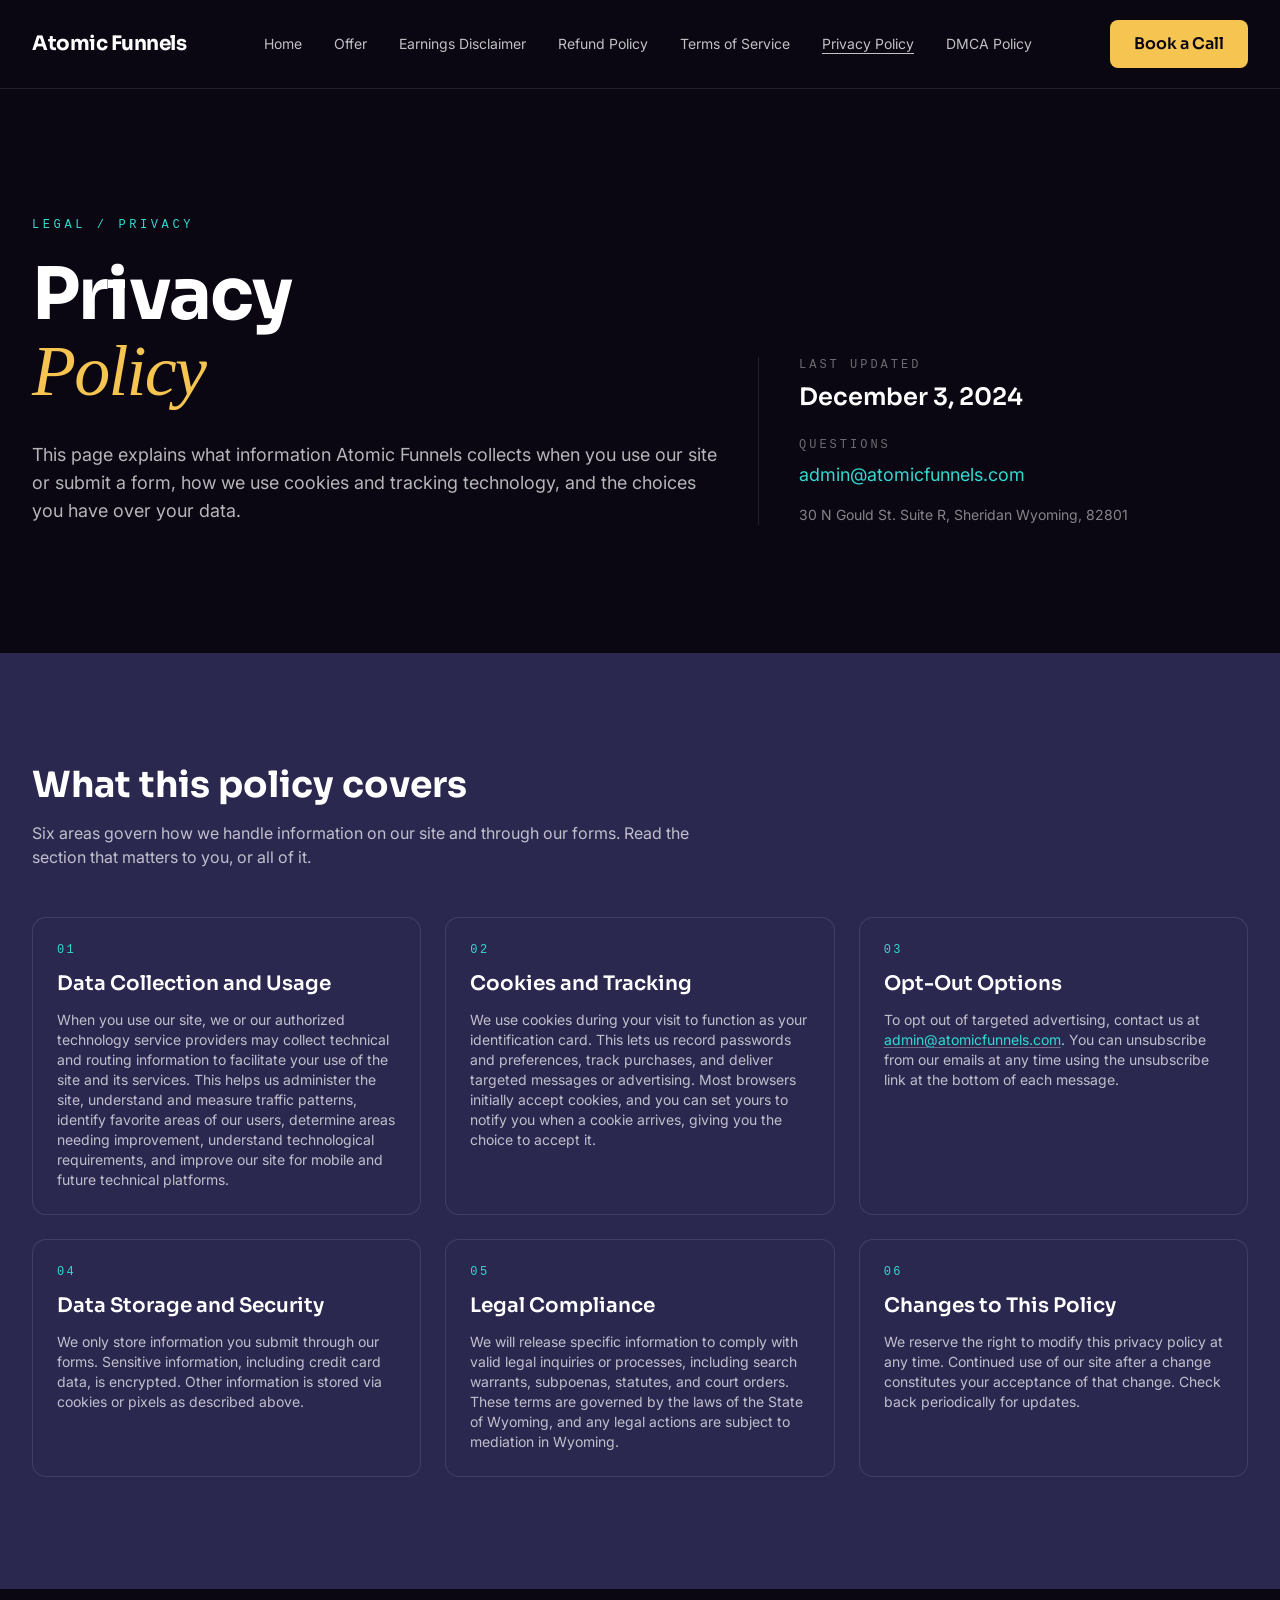
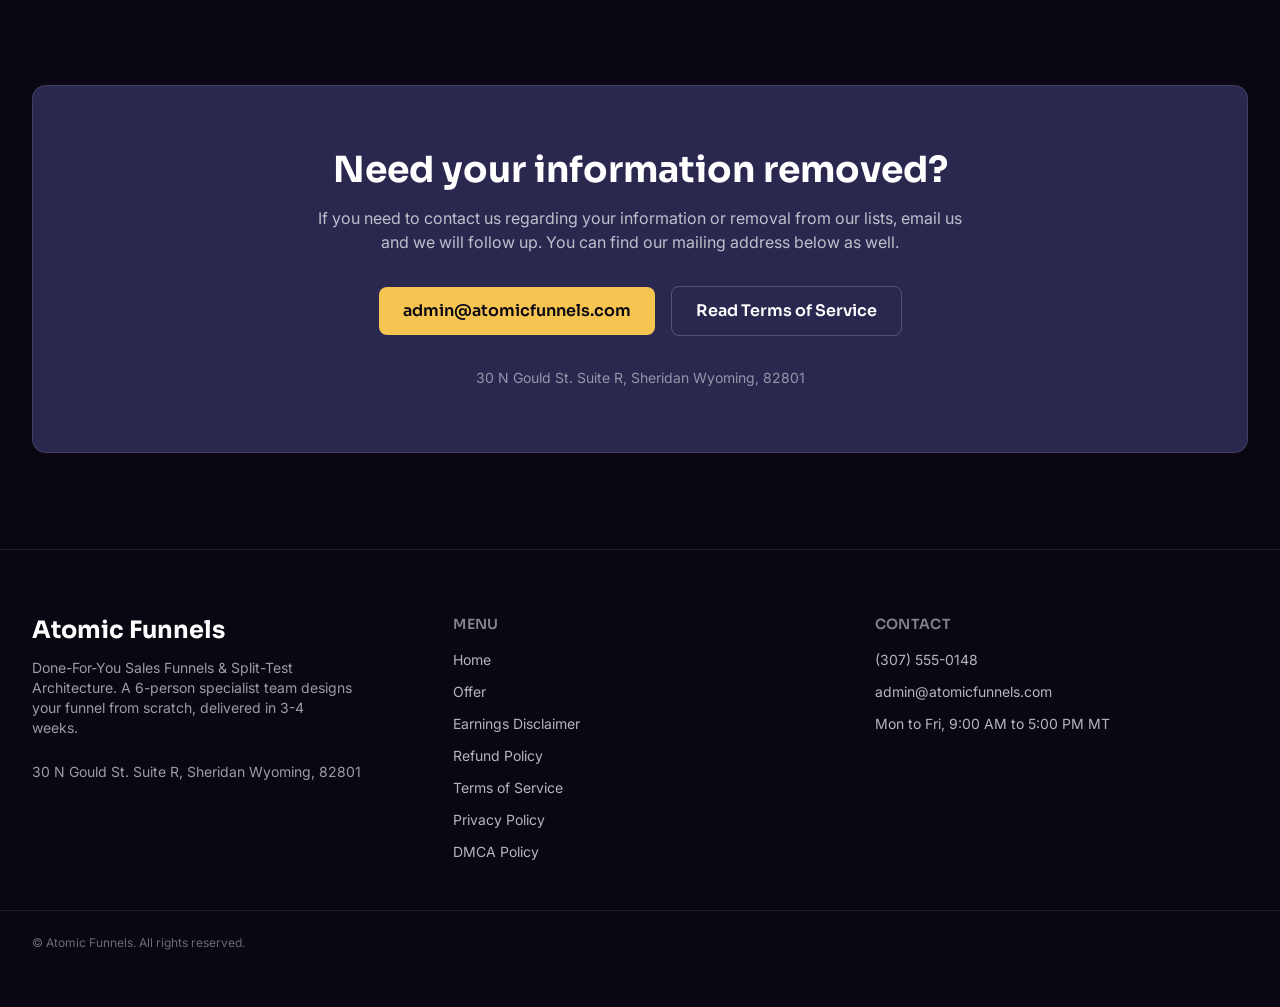
<file: privacy-policy.html>
<!DOCTYPE html><html lang="en"><head>
<meta charset="utf-8"/>
<meta name="viewport" content="width=device-width, initial-scale=1"/>
<title>Privacy Policy | Atomic Funnels</title>
<meta name="description" content="How Atomic Funnels collects, uses, and protects data submitted through our site and forms, including cookie use, opt-out options, and Wyoming legal compliance."/>
<link rel="canonical" href="https://atomic-funnels-b0e1.sites.tibly.ai/privacy-policy"/>
<meta property="og:type" content="website"/>
<meta property="og:url" content="https://atomic-funnels-b0e1.sites.tibly.ai/privacy-policy"/>
<meta property="og:site_name" content="Atomic Funnels"/>
<meta property="og:title" content="Privacy Policy | Atomic Funnels"/>
<meta property="og:description" content="How Atomic Funnels collects, uses, and protects data submitted through our site and forms, including cookie use, opt-out options, and Wyoming legal compliance."/>
<meta name="twitter:card" content="summary_large_image"/>
<link rel="icon" href="/favicon.svg" type="image/svg+xml"/>
<link rel="preconnect" href="https://fonts.googleapis.com"/>
<link rel="preconnect" href="https://fonts.gstatic.com" crossorigin=""/>
<link href="https://fonts.googleapis.com/css2?family=Sora:wght@400;500;600;700;800&amp;family=Inter:wght@400;500;600;700&amp;display=swap" rel="stylesheet"/>
<style>details[open] > *:not(summary){animation:tibly-acc .35s ease}@keyframes tibly-acc{from{opacity:0;transform:translateY(-4px)}}</style>
<style>@media (prefers-reduced-motion:no-preference){.tibly-fx{opacity:0;transform:translateY(24px);transition:opacity .7s ease,transform .7s ease}.tibly-fx.tibly-fx-in{opacity:1;transform:none}}</style>
<script>addEventListener('DOMContentLoaded',function(){if(!('IntersectionObserver' in window))return;var io=new IntersectionObserver(function(es){es.forEach(function(en){if(en.isIntersecting){en.target.classList.add('tibly-fx-in');io.unobserve(en.target)}})},{rootMargin:'0px 0px -8% 0px'});document.querySelectorAll('section[data-block] > *').forEach(function(el){if(el.getBoundingClientRect().top>innerHeight){el.classList.add('tibly-fx');io.observe(el)}})});</script>
<style>.tibly-ba{position:relative;overflow:hidden;--ba:50%;cursor:ew-resize;touch-action:pan-y;user-select:none;-webkit-user-select:none}.tibly-ba>img{display:block;width:100%;height:100%;object-fit:cover}.tibly-ba .tibly-ba-before{position:absolute;inset:0;clip-path:inset(0 calc(100% - var(--ba)) 0 0)}.tibly-ba .tibly-ba-before img{display:block;width:100%;height:100%;object-fit:cover}.tibly-ba::after{content:'';position:absolute;top:0;bottom:0;left:var(--ba);width:2px;margin-left:-1px;background:#fff;box-shadow:0 0 6px rgba(0,0,0,.55);pointer-events:none;z-index:1}.tibly-ba::before{content:'';position:absolute;top:50%;left:var(--ba);width:44px;height:44px;transform:translate(-50%,-50%);border-radius:9999px;background:rgba(0,0,0,.75) url("data:image/svg+xml,%3Csvg%20xmlns='http://www.w3.org/2000/svg'%20viewBox='0%200%2024%2024'%20fill='%23fff'%3E%3Cpath%20d='M9%206l-6%206%206%206zM15%206l6%206-6%206z'/%3E%3C/svg%3E") center/22px 22px no-repeat;border:2px solid #fff;box-shadow:0 2px 8px rgba(0,0,0,.4);pointer-events:none;z-index:1}.tibly-ba input[type=range]{position:absolute;inset:0;width:100%;height:100%;margin:0;opacity:0;pointer-events:none;-webkit-appearance:none;appearance:none;z-index:2}[data-lightbox]{cursor:zoom-in}.tibly-lb{position:fixed;inset:0;z-index:9999;background:rgba(0,0,0,.92);display:flex;align-items:center;justify-content:center;cursor:zoom-out;padding:24px}.tibly-lb img{max-width:100%;max-height:100%;object-fit:contain}</style>
<script>document.addEventListener('input',function(e){var t=e.target;if(!t||t.type!=='range')return;var c=t.closest&&t.closest('.tibly-ba');if(c)c.style.setProperty('--ba',t.value+'%')});document.addEventListener('pointerdown',function(e){var c=e.target.closest&&e.target.closest('.tibly-ba');if(!c||e.button>0)return;e.preventDefault();var inp=c.querySelector('input[type=range]');var set=function(x){var r=c.getBoundingClientRect();if(!r.width)return;var p=Math.max(0,Math.min(100,(x-r.left)*100/r.width));c.style.setProperty('--ba',p+'%');if(inp)inp.value=Math.round(p)};set(e.clientX);var mv=function(ev){set(ev.clientX)};var up=function(){document.removeEventListener('pointermove',mv);document.removeEventListener('pointerup',up);document.removeEventListener('pointercancel',up)};document.addEventListener('pointermove',mv);document.addEventListener('pointerup',up);document.addEventListener('pointercancel',up)});document.addEventListener('click',function(e){var im=e.target.closest&&e.target.closest('[data-lightbox]');if(!im||!(im.currentSrc||im.src))return;e.preventDefault();var o=document.createElement('div');o.className='tibly-lb';var big=document.createElement('img');big.src=im.currentSrc||im.src;big.alt=im.alt||'';o.appendChild(big);o.addEventListener('click',function(){o.remove()});document.addEventListener('keydown',function esc(ev){if(ev.key==='Escape'){o.remove();document.removeEventListener('keydown',esc)}});document.body.appendChild(o)});document.addEventListener('click',function(e){var x=e.target.closest&&e.target.closest('[data-announce-close]');if(!x)return;var b=x.closest('[data-announce]');if(b){b.style.display='none';try{sessionStorage.setItem('tibly-announce','1')}catch(_){}}});addEventListener('DOMContentLoaded',function(){try{if(sessionStorage.getItem('tibly-announce')==='1'){var b=document.querySelector('[data-announce]');if(b)b.style.display='none'}}catch(_){}if('IntersectionObserver' in window&&!matchMedia('(prefers-reduced-motion:reduce)').matches){var els=document.querySelectorAll('[data-count]');if(els.length){var io=new IntersectionObserver(function(es){es.forEach(function(en){if(!en.isIntersecting)return;io.unobserve(en.target);var el=en.target,s=el.textContent||'',m=s.match(/[\d,]*\d(?:\.\d+)?/);if(!m)return;var raw=m[0],num=parseFloat(raw.replace(/,/g,''));if(!isFinite(num))return;var pre=s.slice(0,m.index),post=s.slice(m.index+raw.length),grp=raw.indexOf(',')>=0,dec=(raw.split('.')[1]||'').length,t0=performance.now();requestAnimationFrame(function tick(now){var p=Math.min((now-t0)/1400,1);p=1-Math.pow(1-p,3);var v=(num*p).toFixed(dec);if(grp)v=Number(v).toLocaleString('en-US',{minimumFractionDigits:dec});el.textContent=pre+v+post;if(p<1)requestAnimationFrame(tick)})})},{rootMargin:'0px 0px -10% 0px'});els.forEach(function(el){io.observe(el)})}}var badge=document.querySelector('[data-tibly-open]');if(badge){var src=document.querySelector('[data-tibly-field="hours"]');var txt=(src&&src.textContent||'').toLowerCase();var days=['sun','mon','tue','wed','thu','fri','sat'];var toMin=function(h,mm,ap){h=+h;mm=+(mm||0);if(ap==='pm'&&h!==12)h+=12;if(ap==='am'&&h===12)h=0;return h*60+mm};var spans=[];var re=/(sun|mon|tue|wed|thu|fri|sat|daily|every ?day)[a-z]*\s*(?:[-\u2013\u2014]\s*(sun|mon|tue|wed|thu|fri|sat)[a-z]*)?\s*:?\s*(\d{1,2})(?::(\d{2}))?\s*(am|pm)?\s*[-\u2013\u2014]\s*(\d{1,2})(?::(\d{2}))?\s*(am|pm)?/g,mm;while((mm=re.exec(txt))){var d1=mm[1].slice(0,3),d2=mm[2],ap1=mm[5]||(mm[8]==='pm'&&+mm[3]<=+mm[6]?'am':mm[8]),o=toMin(mm[3],mm[4],ap1),c=toMin(mm[6],mm[7],mm[8]);var from=d1==='dai'||d1==='eve'?0:days.indexOf(d1),to=d2?days.indexOf(d2.slice(0,3)):(d1==='dai'||d1==='eve'?6:from);if(from<0)continue;for(var d=from;;d=(d+1)%7){spans.push([d,o,c]);if(d===to)break}}if(spans.length){var now=new Date(),cur=now.getDay(),min=now.getHours()*60+now.getMinutes();var open=spans.some(function(s){return s[0]===cur&&min>=s[1]&&min<s[2]});badge.textContent=open?(badge.getAttribute('data-open-text')||'Open now'):(badge.getAttribute('data-closed-text')||'Closed now');badge.setAttribute('data-state',open?'open':'closed');badge.hidden=false}}});</script>
<style>header a[aria-current="page"]:not(:has(img,svg)){text-decoration:underline;text-underline-offset:4px;text-decoration-thickness:1px}</style>
<style>#nav-open~[class*="peer-checked:"][class*="fixed"]{min-height:100vh;min-height:100dvh}@media (prefers-reduced-motion:no-preference){label[for="nav-open"] span{transition:transform .3s ease,opacity .2s ease}header:has(#nav-open:checked) label[for="nav-open"]:not([aria-label="Close" i]) span:not(:has(span)):nth-of-type(1){transform:translateY(8px) rotate(45deg)}header:has(#nav-open:checked) label[for="nav-open"]:not([aria-label="Close" i]) span:not(:has(span)):nth-of-type(2){opacity:0}header:has(#nav-open:checked) label[for="nav-open"]:not([aria-label="Close" i]) span:not(:has(span)):nth-of-type(3){transform:translateY(-8px) rotate(-45deg)}#nav-open:checked~[class*="peer-checked:"]{animation:tibly-nav-in .25s ease}#nav-open:checked~[class*="peer-checked:"] label[for="nav-open"]{display:inline-block;animation:tibly-x-in .35s ease}@keyframes tibly-nav-in{from{opacity:0;transform:translateY(10px)}}@keyframes tibly-x-in{from{opacity:0;transform:rotate(-90deg) scale(.6)}}}</style>
<link rel="stylesheet" href="/styles.css?v=31613a43"/>
</head>
<body>
<!-- block:header -->
<header class="relative z-50 border-b border-white/10 bg-canvas">
  <div class="mx-auto max-w-7xl px-4 sm:px-6 lg:px-8">
    <input type="checkbox" id="nav-open" class="peer sr-only"/>

    <div class="flex items-center justify-between py-5">
      <a class="font-display text-xl font-bold tracking-tight text-white" href="/">
        <span data-tibly-field="business-name">Atomic Funnels</span>
      </a>

      <nav class="hidden md:flex items-center gap-8 font-body text-sm text-white/75">
        <a class="transition hover:text-brand-400" href="/">Home</a>
        <a class="transition hover:text-brand-400" href="/offer">Offer</a>
        <a class="transition hover:text-brand-400" href="/earning-disclaimer">Earnings Disclaimer</a>
        <a class="transition hover:text-brand-400" href="/refund-policy">Refund Policy</a>
        <a class="transition hover:text-brand-400" href="/terms-of-service">Terms of Service</a>
        <a aria-current="page" class="transition hover:text-brand-400" href="/privacy-policy">Privacy Policy</a>
        <a class="transition hover:text-brand-400" href="/dmca-policy">DMCA Policy</a>
      </nav>

      <div class="hidden md:block">
        <a class="btn" data-tibly-field="phone" href="tel:+13075550148">Book a Call</a>
      </div>

      <label for="nav-open" class="md:hidden cursor-pointer text-white" aria-label="Menu">
        <svg width="26" height="26" viewBox="0 0 24 24" fill="none" stroke="currentColor" stroke-width="2" stroke-linecap="round">
          <line x1="3" y1="6" x2="21" y2="6"></line>
          <line x1="3" y1="12" x2="21" y2="12"></line>
          <line x1="3" y1="18" x2="21" y2="18"></line>
        </svg>
      </label>
    </div>

    <div class="hidden peer-checked:flex md:hidden fixed inset-0 z-50 flex-col bg-canvas">
      <div class="flex items-center justify-between border-b border-white/10 px-4 py-5">
        <span class="font-display text-xl font-bold text-white">Atomic Funnels</span>
        <label for="nav-open" aria-label="Close" class="cursor-pointer text-white">
          <svg width="26" height="26" viewBox="0 0 24 24" fill="none" stroke="currentColor" stroke-width="2" stroke-linecap="round">
            <line x1="4" y1="4" x2="20" y2="20"></line>
            <line x1="20" y1="4" x2="4" y2="20"></line>
          </svg>
        </label>
      </div>

      <nav class="flex flex-col items-start gap-6 overflow-y-auto px-6 py-10 font-display text-3xl text-white">
        <a class="transition hover:text-brand-400" href="/">Home</a>
        <a class="transition hover:text-brand-400" href="/offer">Offer</a>
        <a class="transition hover:text-brand-400" href="/earning-disclaimer">Earnings Disclaimer</a>
        <a class="transition hover:text-brand-400" href="/refund-policy">Refund Policy</a>
        <a class="transition hover:text-brand-400" href="/terms-of-service">Terms of Service</a>
        <a aria-current="page" class="transition hover:text-brand-400" href="/privacy-policy">Privacy Policy</a>
        <a class="transition hover:text-brand-400" href="/dmca-policy">DMCA Policy</a>
      </nav>

      <div class="mt-auto px-6 pb-12">
        <a class="btn w-full text-lg" data-tibly-field="phone" href="tel:+13075550148">Book a Call</a>
      </div>
    </div>
  </div>
</header>
<!-- /block:header -->
<!-- block:split-hero -->
<section class="bg-canvas" data-block="split-hero">
  <div class="mx-auto grid max-w-7xl grid-cols-1 gap-10 px-4 py-20 sm:px-6 md:grid-cols-[1.4fr_1fr] md:items-end md:py-32 lg:px-8">
    <div>
      <p class="font-mono text-xs uppercase tracking-[0.3em] text-accent-400">Legal / Privacy</p>
      <h1 class="mt-6 font-display text-4xl font-bold leading-[1.05] tracking-tight text-white md:text-7xl">
        Privacy<br class="hidden md:block"/> <span class="font-serif italic font-normal text-brand-400">Policy</span>
      </h1>
      <p class="mt-8 max-w-prose font-body text-lg text-white/70">
        This page explains what information <span data-tibly-field="business-name">Atomic Funnels</span> collects when you use our site or submit a form, how we use cookies and tracking technology, and the choices you have over your data.
      </p>
    </div>
    <div class="border-t border-white/10 pt-8 md:border-t-0 md:border-l md:pl-10 md:pt-0">
      <p class="font-mono text-xs uppercase tracking-[0.25em] text-white/40">Last updated</p>
      <p class="mt-2 font-display text-2xl font-semibold text-white">December 3, 2024</p>
      <p class="mt-6 font-mono text-xs uppercase tracking-[0.25em] text-white/40">Questions</p>
      <a class="mt-2 block font-body text-lg text-accent-400 transition hover:text-accent-300 break-words" data-tibly-field="email" href="mailto:admin@atomicfunnels.com">admin@atomicfunnels.com</a>
      <p class="mt-4 font-body text-sm text-white/50" data-tibly-field="address">30 N Gould St. Suite R, Sheridan Wyoming, 82801</p>
    </div>
  </div>
</section>
<!-- /block:split-hero -->
<!-- block:feature-grid -->
<section class="bg-surface" data-block="feature-grid">
  <div class="mx-auto max-w-7xl px-4 py-20 sm:px-6 md:py-28 lg:px-8">
    <div class="max-w-2xl">
      <h2 class="font-display text-3xl font-bold text-white md:text-4xl">What this policy covers</h2>
      <p class="mt-4 font-body text-white/70">Six areas govern how we handle information on our site and through our forms. Read the section that matters to you, or all of it.</p>
    </div>

    <div class="mt-12 grid grid-cols-1 gap-6 md:grid-cols-2 lg:grid-cols-3">
      <div class="card">
        <p class="font-mono text-xs uppercase tracking-[0.2em] text-accent-400">01</p>
        <h3 class="mt-3 font-display text-xl font-semibold text-white">Data Collection and Usage</h3>
        <p class="mt-3 font-body text-sm text-white/70">When you use our site, we or our authorized technology service providers may collect technical and routing information to facilitate your use of the site and its services. This helps us administer the site, understand and measure traffic patterns, identify favorite areas of our users, determine areas needing improvement, understand technological requirements, and improve our site for mobile and future technical platforms.</p>
      </div>

      <div class="card">
        <p class="font-mono text-xs uppercase tracking-[0.2em] text-accent-400">02</p>
        <h3 class="mt-3 font-display text-xl font-semibold text-white">Cookies and Tracking</h3>
        <p class="mt-3 font-body text-sm text-white/70">We use cookies during your visit to function as your identification card. This lets us record passwords and preferences, track purchases, and deliver targeted messages or advertising. Most browsers initially accept cookies, and you can set yours to notify you when a cookie arrives, giving you the choice to accept it.</p>
      </div>

      <div class="card">
        <p class="font-mono text-xs uppercase tracking-[0.2em] text-accent-400">03</p>
        <h3 class="mt-3 font-display text-xl font-semibold text-white">Opt-Out Options</h3>
        <p class="mt-3 font-body text-sm text-white/70">To opt out of targeted advertising, contact us at <a class="text-accent-400 underline decoration-white/30 underline-offset-2 transition hover:text-accent-300 break-words" data-tibly-field="email" href="mailto:admin@atomicfunnels.com">admin@atomicfunnels.com</a>. You can unsubscribe from our emails at any time using the unsubscribe link at the bottom of each message.</p>
      </div>

      <div class="card">
        <p class="font-mono text-xs uppercase tracking-[0.2em] text-accent-400">04</p>
        <h3 class="mt-3 font-display text-xl font-semibold text-white">Data Storage and Security</h3>
        <p class="mt-3 font-body text-sm text-white/70">We only store information you submit through our forms. Sensitive information, including credit card data, is encrypted. Other information is stored via cookies or pixels as described above.</p>
      </div>

      <div class="card">
        <p class="font-mono text-xs uppercase tracking-[0.2em] text-accent-400">05</p>
        <h3 class="mt-3 font-display text-xl font-semibold text-white">Legal Compliance</h3>
        <p class="mt-3 font-body text-sm text-white/70">We will release specific information to comply with valid legal inquiries or processes, including search warrants, subpoenas, statutes, and court orders. These terms are governed by the laws of the State of Wyoming, and any legal actions are subject to mediation in Wyoming.</p>
      </div>

      <div class="card">
        <p class="font-mono text-xs uppercase tracking-[0.2em] text-accent-400">06</p>
        <h3 class="mt-3 font-display text-xl font-semibold text-white">Changes to This Policy</h3>
        <p class="mt-3 font-body text-sm text-white/70">We reserve the right to modify this privacy policy at any time. Continued use of our site after a change constitutes your acceptance of that change. Check back periodically for updates.</p>
      </div>
    </div>
  </div>
</section>
<!-- /block:feature-grid -->
<!-- block:cta-banner -->
<section class="bg-canvas" data-block="cta-banner">
  <div class="mx-auto max-w-7xl px-4 py-20 sm:px-6 md:py-24 lg:px-8">
    <div class="rounded-lg border border-white/10 bg-surface px-6 py-12 text-center md:px-16 md:py-16">
      <h2 class="font-display text-3xl font-bold text-white md:text-4xl">Need your information removed?</h2>
      <p class="mx-auto mt-4 max-w-prose font-body text-white/70">
        If you need to contact us regarding your information or removal from our lists, email us and we will follow up. You can find our mailing address below as well.
      </p>
      <div class="mt-8 flex flex-col items-center justify-center gap-4 sm:flex-row">
        <a class="btn break-words" data-tibly-field="email" href="mailto:admin@atomicfunnels.com">admin@atomicfunnels.com</a>
        <a class="btn-secondary" href="/terms-of-service">Read Terms of Service</a>
      </div>
      <p class="mt-8 font-body text-sm text-white/50" data-tibly-field="address">30 N Gould St. Suite R, Sheridan Wyoming, 82801</p>
    </div>
  </div>
</section>
<!-- /block:cta-banner -->
<!-- block:footer -->
<footer class="relative border-t border-white/10 bg-canvas pb-24 pt-16 text-white md:pb-14">
  <div class="mx-auto grid max-w-7xl grid-cols-1 gap-12 px-4 sm:px-6 lg:px-8 md:grid-cols-3">
    <div>
      <p class="font-display text-2xl font-bold text-white">
        <span data-tibly-field="business-name">Atomic Funnels</span>
      </p>
      <p class="mt-3 max-w-xs font-body text-sm text-white/60">
        Done-For-You Sales Funnels &amp; Split-Test Architecture. A 6-person specialist team designs your funnel from scratch, delivered in 3-4 weeks.
      </p>
      <p class="mt-6 font-body text-sm text-white/60" data-tibly-field="address">30 N Gould St. Suite R, Sheridan Wyoming, 82801</p>
    </div>

    <div>
      <p class="font-display text-sm font-semibold uppercase tracking-wide text-white/50">Menu</p>
      <nav class="mt-4 flex flex-col gap-3 font-body text-sm text-white/70">
        <a class="transition hover:text-brand-400" href="/">Home</a>
        <a class="transition hover:text-brand-400" href="/offer">Offer</a>
        <a class="transition hover:text-brand-400" href="/earning-disclaimer">Earnings Disclaimer</a>
        <a class="transition hover:text-brand-400" href="/refund-policy">Refund Policy</a>
        <a class="transition hover:text-brand-400" href="/terms-of-service">Terms of Service</a>
        <a class="transition hover:text-brand-400" href="/privacy-policy">Privacy Policy</a>
        <a class="transition hover:text-brand-400" href="/dmca-policy">DMCA Policy</a>
      </nav>
    </div>

    <div>
      <p class="font-display text-sm font-semibold uppercase tracking-wide text-white/50">Contact</p>
      <div class="mt-4 flex flex-col gap-3 font-body text-sm text-white/70">
        <a class="transition hover:text-brand-400" data-tibly-field="phone" href="tel:+13075550148">(307) 555-0148</a>
        <a class="transition hover:text-brand-400" data-tibly-field="email" href="mailto:admin@atomicfunnels.com">admin@atomicfunnels.com</a>
        <p data-tibly-field="hours">Mon to Fri, 9:00 AM to 5:00 PM MT</p>
      </div>
    </div>
  </div>

  <div class="mx-auto mt-12 max-w-7xl border-t border-white/10 px-4 pt-6 font-body text-xs text-white/40 sm:px-6 lg:px-8">
    © <span data-tibly-field="business-name">Atomic Funnels</span>. All rights reserved.
  </div>

  <div class="fixed inset-x-0 bottom-0 z-40 md:hidden">
    <a class="block w-full bg-brand-400 py-4 text-center font-display font-semibold text-canvas transition hover:bg-brand-300" data-tibly-field="phone" href="tel:+13075550148">
      Call Atomic Funnels Now
    </a>
  </div>
</footer>
<!-- /block:footer -->
  <script async="" src="https://api.tibly.ai/widget/v1.js"></script>


</body></html>
</file>
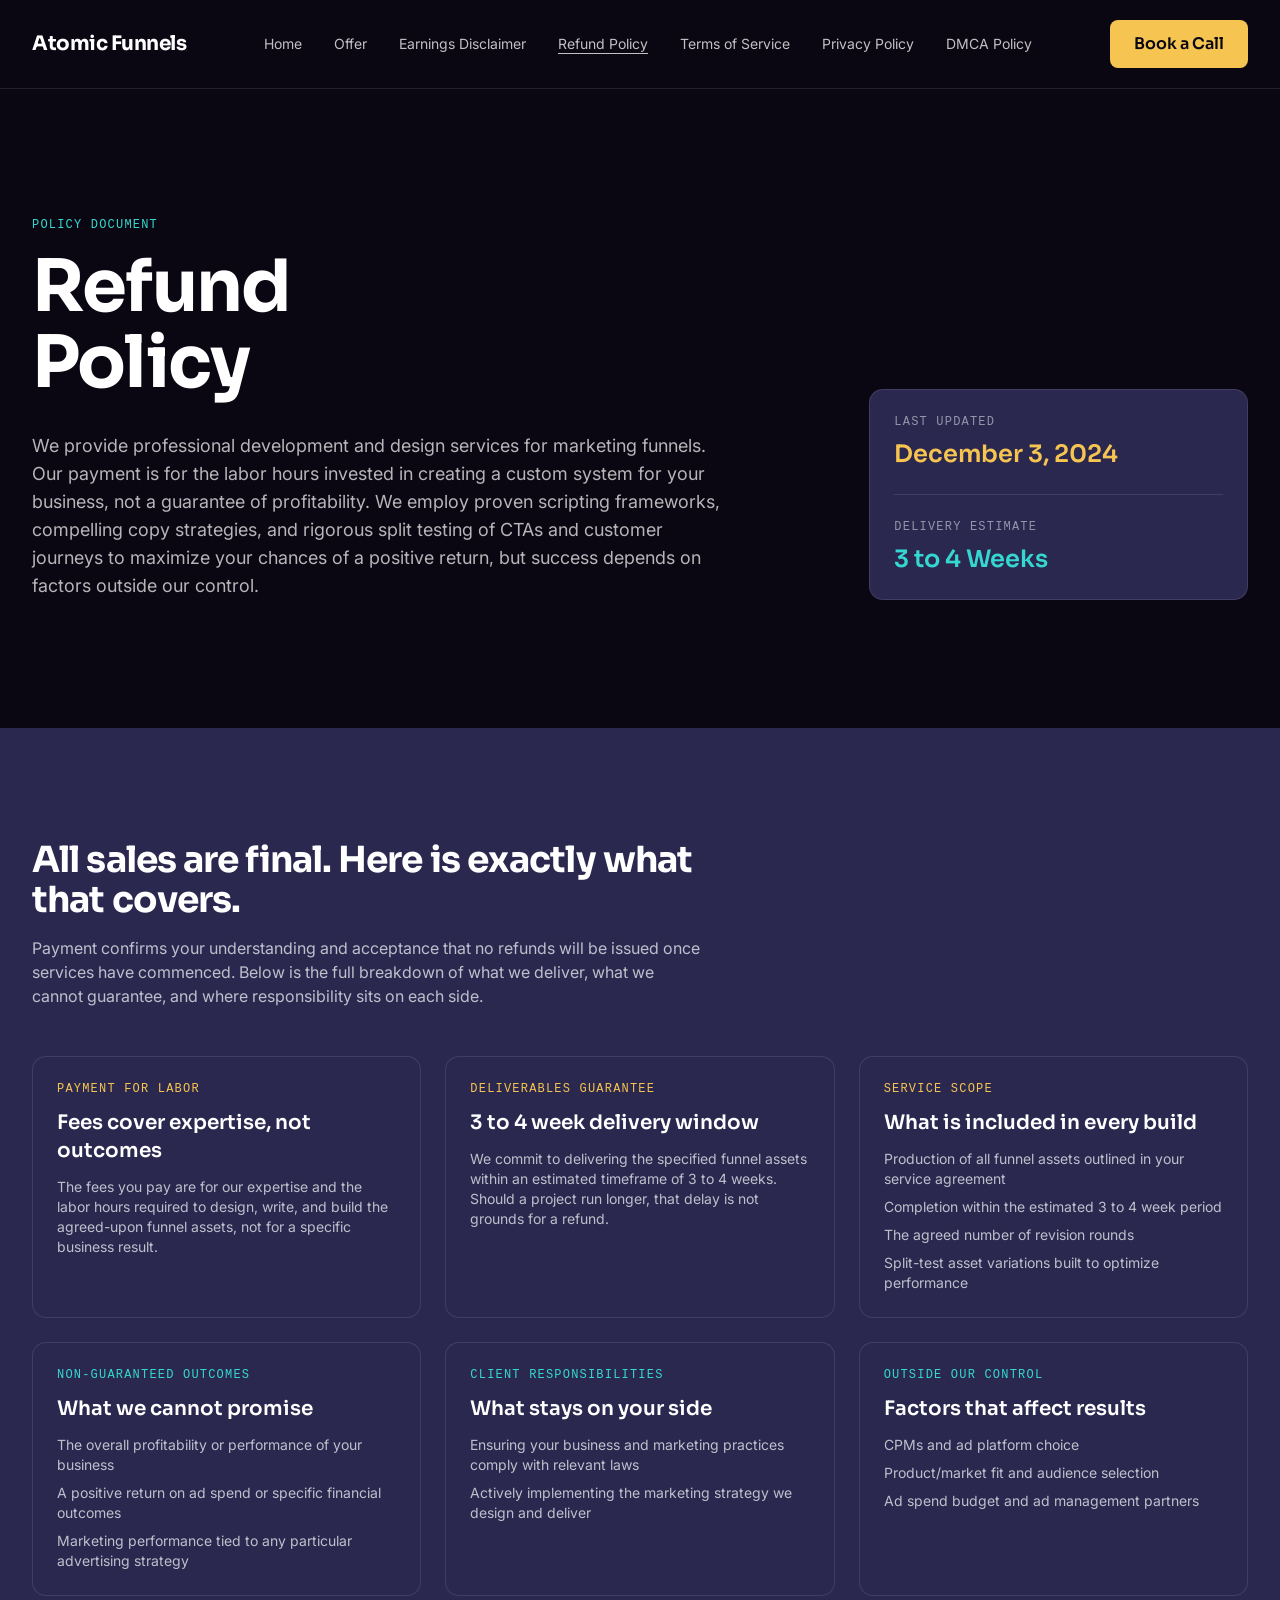
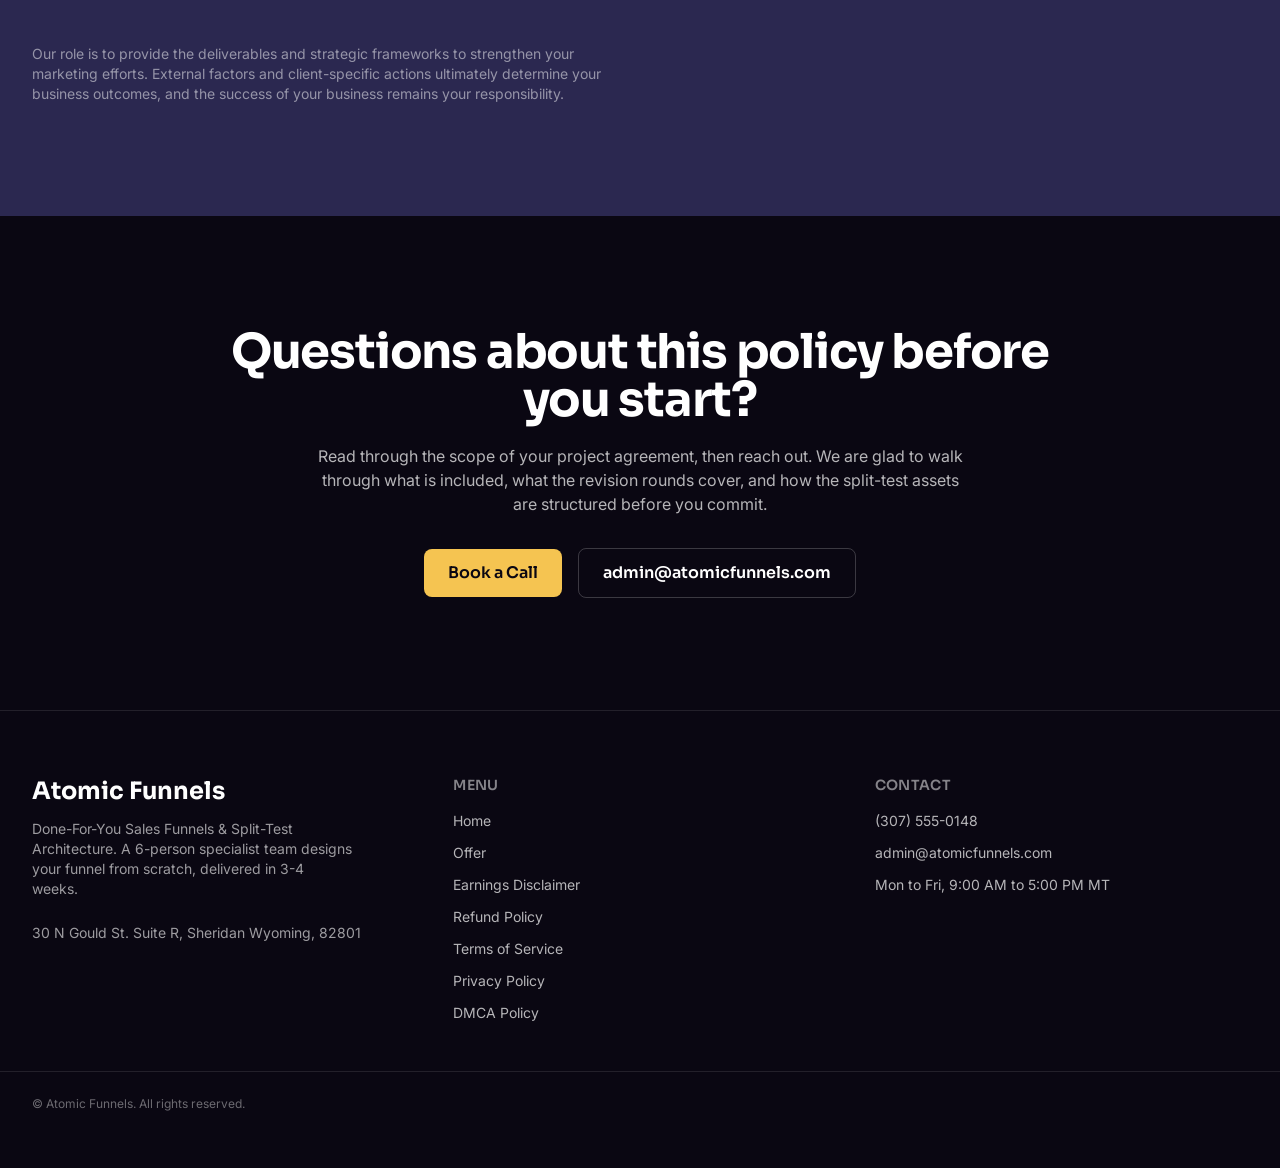
<file: refund-policy.html>
<!DOCTYPE html><html lang="en"><head>
<meta charset="utf-8"/>
<meta name="viewport" content="width=device-width, initial-scale=1"/>
<title>Refund Policy | Atomic Funnels</title>
<meta name="description" content="Atomic Funnels refund policy: how payment for done-for-you funnel builds works, what our 3-4 week delivery scope covers, and what stays outside our control."/>
<link rel="canonical" href="https://atomic-funnels-b0e1.sites.tibly.ai/refund-policy"/>
<meta property="og:type" content="website"/>
<meta property="og:url" content="https://atomic-funnels-b0e1.sites.tibly.ai/refund-policy"/>
<meta property="og:site_name" content="Atomic Funnels"/>
<meta property="og:title" content="Refund Policy | Atomic Funnels"/>
<meta property="og:description" content="Atomic Funnels refund policy: how payment for done-for-you funnel builds works, what our 3-4 week delivery scope covers, and what stays outside our control."/>
<meta name="twitter:card" content="summary_large_image"/>
<link rel="icon" href="/favicon.svg" type="image/svg+xml"/>
<link rel="preconnect" href="https://fonts.googleapis.com"/>
<link rel="preconnect" href="https://fonts.gstatic.com" crossorigin=""/>
<link href="https://fonts.googleapis.com/css2?family=Sora:wght@400;500;600;700;800&amp;family=Inter:wght@400;500;600;700&amp;display=swap" rel="stylesheet"/>
<style>details[open] > *:not(summary){animation:tibly-acc .35s ease}@keyframes tibly-acc{from{opacity:0;transform:translateY(-4px)}}</style>
<style>@media (prefers-reduced-motion:no-preference){.tibly-fx{opacity:0;transform:translateY(24px);transition:opacity .7s ease,transform .7s ease}.tibly-fx.tibly-fx-in{opacity:1;transform:none}}</style>
<script>addEventListener('DOMContentLoaded',function(){if(!('IntersectionObserver' in window))return;var io=new IntersectionObserver(function(es){es.forEach(function(en){if(en.isIntersecting){en.target.classList.add('tibly-fx-in');io.unobserve(en.target)}})},{rootMargin:'0px 0px -8% 0px'});document.querySelectorAll('section[data-block] > *').forEach(function(el){if(el.getBoundingClientRect().top>innerHeight){el.classList.add('tibly-fx');io.observe(el)}})});</script>
<style>.tibly-ba{position:relative;overflow:hidden;--ba:50%;cursor:ew-resize;touch-action:pan-y;user-select:none;-webkit-user-select:none}.tibly-ba>img{display:block;width:100%;height:100%;object-fit:cover}.tibly-ba .tibly-ba-before{position:absolute;inset:0;clip-path:inset(0 calc(100% - var(--ba)) 0 0)}.tibly-ba .tibly-ba-before img{display:block;width:100%;height:100%;object-fit:cover}.tibly-ba::after{content:'';position:absolute;top:0;bottom:0;left:var(--ba);width:2px;margin-left:-1px;background:#fff;box-shadow:0 0 6px rgba(0,0,0,.55);pointer-events:none;z-index:1}.tibly-ba::before{content:'';position:absolute;top:50%;left:var(--ba);width:44px;height:44px;transform:translate(-50%,-50%);border-radius:9999px;background:rgba(0,0,0,.75) url("data:image/svg+xml,%3Csvg%20xmlns='http://www.w3.org/2000/svg'%20viewBox='0%200%2024%2024'%20fill='%23fff'%3E%3Cpath%20d='M9%206l-6%206%206%206zM15%206l6%206-6%206z'/%3E%3C/svg%3E") center/22px 22px no-repeat;border:2px solid #fff;box-shadow:0 2px 8px rgba(0,0,0,.4);pointer-events:none;z-index:1}.tibly-ba input[type=range]{position:absolute;inset:0;width:100%;height:100%;margin:0;opacity:0;pointer-events:none;-webkit-appearance:none;appearance:none;z-index:2}[data-lightbox]{cursor:zoom-in}.tibly-lb{position:fixed;inset:0;z-index:9999;background:rgba(0,0,0,.92);display:flex;align-items:center;justify-content:center;cursor:zoom-out;padding:24px}.tibly-lb img{max-width:100%;max-height:100%;object-fit:contain}</style>
<script>document.addEventListener('input',function(e){var t=e.target;if(!t||t.type!=='range')return;var c=t.closest&&t.closest('.tibly-ba');if(c)c.style.setProperty('--ba',t.value+'%')});document.addEventListener('pointerdown',function(e){var c=e.target.closest&&e.target.closest('.tibly-ba');if(!c||e.button>0)return;e.preventDefault();var inp=c.querySelector('input[type=range]');var set=function(x){var r=c.getBoundingClientRect();if(!r.width)return;var p=Math.max(0,Math.min(100,(x-r.left)*100/r.width));c.style.setProperty('--ba',p+'%');if(inp)inp.value=Math.round(p)};set(e.clientX);var mv=function(ev){set(ev.clientX)};var up=function(){document.removeEventListener('pointermove',mv);document.removeEventListener('pointerup',up);document.removeEventListener('pointercancel',up)};document.addEventListener('pointermove',mv);document.addEventListener('pointerup',up);document.addEventListener('pointercancel',up)});document.addEventListener('click',function(e){var im=e.target.closest&&e.target.closest('[data-lightbox]');if(!im||!(im.currentSrc||im.src))return;e.preventDefault();var o=document.createElement('div');o.className='tibly-lb';var big=document.createElement('img');big.src=im.currentSrc||im.src;big.alt=im.alt||'';o.appendChild(big);o.addEventListener('click',function(){o.remove()});document.addEventListener('keydown',function esc(ev){if(ev.key==='Escape'){o.remove();document.removeEventListener('keydown',esc)}});document.body.appendChild(o)});document.addEventListener('click',function(e){var x=e.target.closest&&e.target.closest('[data-announce-close]');if(!x)return;var b=x.closest('[data-announce]');if(b){b.style.display='none';try{sessionStorage.setItem('tibly-announce','1')}catch(_){}}});addEventListener('DOMContentLoaded',function(){try{if(sessionStorage.getItem('tibly-announce')==='1'){var b=document.querySelector('[data-announce]');if(b)b.style.display='none'}}catch(_){}if('IntersectionObserver' in window&&!matchMedia('(prefers-reduced-motion:reduce)').matches){var els=document.querySelectorAll('[data-count]');if(els.length){var io=new IntersectionObserver(function(es){es.forEach(function(en){if(!en.isIntersecting)return;io.unobserve(en.target);var el=en.target,s=el.textContent||'',m=s.match(/[\d,]*\d(?:\.\d+)?/);if(!m)return;var raw=m[0],num=parseFloat(raw.replace(/,/g,''));if(!isFinite(num))return;var pre=s.slice(0,m.index),post=s.slice(m.index+raw.length),grp=raw.indexOf(',')>=0,dec=(raw.split('.')[1]||'').length,t0=performance.now();requestAnimationFrame(function tick(now){var p=Math.min((now-t0)/1400,1);p=1-Math.pow(1-p,3);var v=(num*p).toFixed(dec);if(grp)v=Number(v).toLocaleString('en-US',{minimumFractionDigits:dec});el.textContent=pre+v+post;if(p<1)requestAnimationFrame(tick)})})},{rootMargin:'0px 0px -10% 0px'});els.forEach(function(el){io.observe(el)})}}var badge=document.querySelector('[data-tibly-open]');if(badge){var src=document.querySelector('[data-tibly-field="hours"]');var txt=(src&&src.textContent||'').toLowerCase();var days=['sun','mon','tue','wed','thu','fri','sat'];var toMin=function(h,mm,ap){h=+h;mm=+(mm||0);if(ap==='pm'&&h!==12)h+=12;if(ap==='am'&&h===12)h=0;return h*60+mm};var spans=[];var re=/(sun|mon|tue|wed|thu|fri|sat|daily|every ?day)[a-z]*\s*(?:[-\u2013\u2014]\s*(sun|mon|tue|wed|thu|fri|sat)[a-z]*)?\s*:?\s*(\d{1,2})(?::(\d{2}))?\s*(am|pm)?\s*[-\u2013\u2014]\s*(\d{1,2})(?::(\d{2}))?\s*(am|pm)?/g,mm;while((mm=re.exec(txt))){var d1=mm[1].slice(0,3),d2=mm[2],ap1=mm[5]||(mm[8]==='pm'&&+mm[3]<=+mm[6]?'am':mm[8]),o=toMin(mm[3],mm[4],ap1),c=toMin(mm[6],mm[7],mm[8]);var from=d1==='dai'||d1==='eve'?0:days.indexOf(d1),to=d2?days.indexOf(d2.slice(0,3)):(d1==='dai'||d1==='eve'?6:from);if(from<0)continue;for(var d=from;;d=(d+1)%7){spans.push([d,o,c]);if(d===to)break}}if(spans.length){var now=new Date(),cur=now.getDay(),min=now.getHours()*60+now.getMinutes();var open=spans.some(function(s){return s[0]===cur&&min>=s[1]&&min<s[2]});badge.textContent=open?(badge.getAttribute('data-open-text')||'Open now'):(badge.getAttribute('data-closed-text')||'Closed now');badge.setAttribute('data-state',open?'open':'closed');badge.hidden=false}}});</script>
<style>header a[aria-current="page"]:not(:has(img,svg)){text-decoration:underline;text-underline-offset:4px;text-decoration-thickness:1px}</style>
<style>#nav-open~[class*="peer-checked:"][class*="fixed"]{min-height:100vh;min-height:100dvh}@media (prefers-reduced-motion:no-preference){label[for="nav-open"] span{transition:transform .3s ease,opacity .2s ease}header:has(#nav-open:checked) label[for="nav-open"]:not([aria-label="Close" i]) span:not(:has(span)):nth-of-type(1){transform:translateY(8px) rotate(45deg)}header:has(#nav-open:checked) label[for="nav-open"]:not([aria-label="Close" i]) span:not(:has(span)):nth-of-type(2){opacity:0}header:has(#nav-open:checked) label[for="nav-open"]:not([aria-label="Close" i]) span:not(:has(span)):nth-of-type(3){transform:translateY(-8px) rotate(-45deg)}#nav-open:checked~[class*="peer-checked:"]{animation:tibly-nav-in .25s ease}#nav-open:checked~[class*="peer-checked:"] label[for="nav-open"]{display:inline-block;animation:tibly-x-in .35s ease}@keyframes tibly-nav-in{from{opacity:0;transform:translateY(10px)}}@keyframes tibly-x-in{from{opacity:0;transform:rotate(-90deg) scale(.6)}}}</style>
<link rel="stylesheet" href="/styles.css?v=31613a43"/>
</head>
<body>
<!-- block:header -->
<header class="relative z-50 border-b border-white/10 bg-canvas">
  <div class="mx-auto max-w-7xl px-4 sm:px-6 lg:px-8">
    <input type="checkbox" id="nav-open" class="peer sr-only"/>

    <div class="flex items-center justify-between py-5">
      <a class="font-display text-xl font-bold tracking-tight text-white" href="/">
        <span data-tibly-field="business-name">Atomic Funnels</span>
      </a>

      <nav class="hidden md:flex items-center gap-8 font-body text-sm text-white/75">
        <a class="transition hover:text-brand-400" href="/">Home</a>
        <a class="transition hover:text-brand-400" href="/offer">Offer</a>
        <a class="transition hover:text-brand-400" href="/earning-disclaimer">Earnings Disclaimer</a>
        <a aria-current="page" class="transition hover:text-brand-400" href="/refund-policy">Refund Policy</a>
        <a class="transition hover:text-brand-400" href="/terms-of-service">Terms of Service</a>
        <a class="transition hover:text-brand-400" href="/privacy-policy">Privacy Policy</a>
        <a class="transition hover:text-brand-400" href="/dmca-policy">DMCA Policy</a>
      </nav>

      <div class="hidden md:block">
        <a class="btn" data-tibly-field="phone" href="tel:+13075550148">Book a Call</a>
      </div>

      <label for="nav-open" class="md:hidden cursor-pointer text-white" aria-label="Menu">
        <svg width="26" height="26" viewBox="0 0 24 24" fill="none" stroke="currentColor" stroke-width="2" stroke-linecap="round">
          <line x1="3" y1="6" x2="21" y2="6"></line>
          <line x1="3" y1="12" x2="21" y2="12"></line>
          <line x1="3" y1="18" x2="21" y2="18"></line>
        </svg>
      </label>
    </div>

    <div class="hidden peer-checked:flex md:hidden fixed inset-0 z-50 flex-col bg-canvas">
      <div class="flex items-center justify-between border-b border-white/10 px-4 py-5">
        <span class="font-display text-xl font-bold text-white">Atomic Funnels</span>
        <label for="nav-open" aria-label="Close" class="cursor-pointer text-white">
          <svg width="26" height="26" viewBox="0 0 24 24" fill="none" stroke="currentColor" stroke-width="2" stroke-linecap="round">
            <line x1="4" y1="4" x2="20" y2="20"></line>
            <line x1="20" y1="4" x2="4" y2="20"></line>
          </svg>
        </label>
      </div>

      <nav class="flex flex-col items-start gap-6 overflow-y-auto px-6 py-10 font-display text-3xl text-white">
        <a class="transition hover:text-brand-400" href="/">Home</a>
        <a class="transition hover:text-brand-400" href="/offer">Offer</a>
        <a class="transition hover:text-brand-400" href="/earning-disclaimer">Earnings Disclaimer</a>
        <a aria-current="page" class="transition hover:text-brand-400" href="/refund-policy">Refund Policy</a>
        <a class="transition hover:text-brand-400" href="/terms-of-service">Terms of Service</a>
        <a class="transition hover:text-brand-400" href="/privacy-policy">Privacy Policy</a>
        <a class="transition hover:text-brand-400" href="/dmca-policy">DMCA Policy</a>
      </nav>

      <div class="mt-auto px-6 pb-12">
        <a class="btn w-full text-lg" data-tibly-field="phone" href="tel:+13075550148">Book a Call</a>
      </div>
    </div>
  </div>
</header>
<!-- /block:header -->
<!-- block:split-hero -->
<section class="bg-canvas" data-block="split-hero">
  <div class="mx-auto grid max-w-7xl grid-cols-1 gap-10 px-4 py-20 sm:px-6 md:grid-cols-12 md:items-end md:py-32 lg:px-8">
    <div class="md:col-span-7">
      <p class="font-mono text-xs uppercase tracking-widest text-accent-400">Policy Document</p>
      <h1 class="mt-4 font-display text-5xl font-bold leading-[1.05] tracking-tight text-white md:text-7xl">
        Refund<br class="hidden md:block"/> Policy
      </h1>
      <p class="mt-8 max-w-prose font-body text-lg text-white/70">
        We provide professional development and design services for marketing funnels. Our payment is for the labor hours invested in creating a custom system for your business, not a guarantee of profitability. We employ proven scripting frameworks, compelling copy strategies, and rigorous split testing of CTAs and customer journeys to maximize your chances of a positive return, but success depends on factors outside our control.
      </p>
    </div>
    <div class="md:col-span-4 md:col-start-9">
      <div class="card">
        <p class="font-mono text-xs uppercase tracking-widest text-white/50">Last Updated</p>
        <p class="mt-2 font-display text-2xl font-semibold text-brand-400">December 3, 2024</p>
        <div class="mt-6 border-t border-white/10 pt-6">
          <p class="font-mono text-xs uppercase tracking-widest text-white/50">Delivery Estimate</p>
          <p class="mt-2 font-display text-2xl font-semibold text-accent-400">3 to 4 Weeks</p>
        </div>
      </div>
    </div>
  </div>
</section>
<!-- /block:split-hero -->
<!-- block:feature-grid -->
<section class="bg-surface" data-block="feature-grid">
  <div class="mx-auto max-w-7xl px-4 py-20 sm:px-6 md:py-28 lg:px-8">
    <div class="max-w-2xl">
      <h2 class="font-display text-3xl font-bold tracking-tight text-white md:text-4xl">
        All sales are final. Here is exactly what that covers.
      </h2>
      <p class="mt-4 font-body text-white/70">
        Payment confirms your understanding and acceptance that no refunds will be issued once services have commenced. Below is the full breakdown of what we deliver, what we cannot guarantee, and where responsibility sits on each side.
      </p>
    </div>

    <div class="mt-12 grid grid-cols-1 gap-6 md:grid-cols-2 lg:grid-cols-3">
      <div class="card">
        <p class="font-mono text-xs uppercase tracking-widest text-brand-400">Payment For Labor</p>
        <h3 class="mt-3 font-display text-xl font-semibold text-white">Fees cover expertise, not outcomes</h3>
        <p class="mt-3 font-body text-sm text-white/70">
          The fees you pay are for our expertise and the labor hours required to design, write, and build the agreed-upon funnel assets, not for a specific business result.
        </p>
      </div>

      <div class="card">
        <p class="font-mono text-xs uppercase tracking-widest text-brand-400">Deliverables Guarantee</p>
        <h3 class="mt-3 font-display text-xl font-semibold text-white">3 to 4 week delivery window</h3>
        <p class="mt-3 font-body text-sm text-white/70">
          We commit to delivering the specified funnel assets within an estimated timeframe of 3 to 4 weeks. Should a project run longer, that delay is not grounds for a refund.
        </p>
      </div>

      <div class="card">
        <p class="font-mono text-xs uppercase tracking-widest text-brand-400">Service Scope</p>
        <h3 class="mt-3 font-display text-xl font-semibold text-white">What is included in every build</h3>
        <ul class="mt-3 space-y-2 font-body text-sm text-white/70">
          <li>Production of all funnel assets outlined in your service agreement</li>
          <li>Completion within the estimated 3 to 4 week period</li>
          <li>The agreed number of revision rounds</li>
          <li>Split-test asset variations built to optimize performance</li>
        </ul>
      </div>

      <div class="card">
        <p class="font-mono text-xs uppercase tracking-widest text-accent-400">Non-Guaranteed Outcomes</p>
        <h3 class="mt-3 font-display text-xl font-semibold text-white">What we cannot promise</h3>
        <ul class="mt-3 space-y-2 font-body text-sm text-white/70">
          <li>The overall profitability or performance of your business</li>
          <li>A positive return on ad spend or specific financial outcomes</li>
          <li>Marketing performance tied to any particular advertising strategy</li>
        </ul>
      </div>

      <div class="card">
        <p class="font-mono text-xs uppercase tracking-widest text-accent-400">Client Responsibilities</p>
        <h3 class="mt-3 font-display text-xl font-semibold text-white">What stays on your side</h3>
        <ul class="mt-3 space-y-2 font-body text-sm text-white/70">
          <li>Ensuring your business and marketing practices comply with relevant laws</li>
          <li>Actively implementing the marketing strategy we design and deliver</li>
        </ul>
      </div>

      <div class="card">
        <p class="font-mono text-xs uppercase tracking-widest text-accent-400">Outside Our Control</p>
        <h3 class="mt-3 font-display text-xl font-semibold text-white">Factors that affect results</h3>
        <ul class="mt-3 space-y-2 font-body text-sm text-white/70">
          <li>CPMs and ad platform choice</li>
          <li>Product/market fit and audience selection</li>
          <li>Ad spend budget and ad management partners</li>
        </ul>
      </div>
    </div>

    <p class="mt-12 max-w-prose font-body text-sm text-white/50">
      Our role is to provide the deliverables and strategic frameworks to strengthen your marketing efforts. External factors and client-specific actions ultimately determine your business outcomes, and the success of your business remains your responsibility.
    </p>
  </div>
</section>
<!-- /block:feature-grid -->
<!-- block:cta-banner -->
<section class="bg-canvas" data-block="cta-banner">
  <div class="mx-auto max-w-4xl px-4 py-20 text-center sm:px-6 md:py-28 lg:px-8">
    <h2 class="font-display text-3xl font-bold tracking-tight text-white md:text-5xl">
      Questions about this policy before you start?
    </h2>
    <p class="mx-auto mt-5 max-w-prose font-body text-white/70">
      Read through the scope of your project agreement, then reach out. We are glad to walk through what is included, what the revision rounds cover, and how the split-test assets are structured before you commit.
    </p>
    <div class="mt-8 flex flex-col items-center justify-center gap-4 sm:flex-row">
      <a class="btn" data-tibly-field="phone" href="tel:+13075550148">Book a Call</a>
      <a class="btn-secondary" data-tibly-field="email" href="mailto:admin@atomicfunnels.com">admin@atomicfunnels.com</a>
    </div>
  </div>
</section>
<!-- /block:cta-banner -->
<!-- block:footer -->
<footer class="relative border-t border-white/10 bg-canvas pb-24 pt-16 text-white md:pb-14">
  <div class="mx-auto grid max-w-7xl grid-cols-1 gap-12 px-4 sm:px-6 lg:px-8 md:grid-cols-3">
    <div>
      <p class="font-display text-2xl font-bold text-white">
        <span data-tibly-field="business-name">Atomic Funnels</span>
      </p>
      <p class="mt-3 max-w-xs font-body text-sm text-white/60">
        Done-For-You Sales Funnels &amp; Split-Test Architecture. A 6-person specialist team designs your funnel from scratch, delivered in 3-4 weeks.
      </p>
      <p class="mt-6 font-body text-sm text-white/60" data-tibly-field="address">30 N Gould St. Suite R, Sheridan Wyoming, 82801</p>
    </div>

    <div>
      <p class="font-display text-sm font-semibold uppercase tracking-wide text-white/50">Menu</p>
      <nav class="mt-4 flex flex-col gap-3 font-body text-sm text-white/70">
        <a class="transition hover:text-brand-400" href="/">Home</a>
        <a class="transition hover:text-brand-400" href="/offer">Offer</a>
        <a class="transition hover:text-brand-400" href="/earning-disclaimer">Earnings Disclaimer</a>
        <a class="transition hover:text-brand-400" href="/refund-policy">Refund Policy</a>
        <a class="transition hover:text-brand-400" href="/terms-of-service">Terms of Service</a>
        <a class="transition hover:text-brand-400" href="/privacy-policy">Privacy Policy</a>
        <a class="transition hover:text-brand-400" href="/dmca-policy">DMCA Policy</a>
      </nav>
    </div>

    <div>
      <p class="font-display text-sm font-semibold uppercase tracking-wide text-white/50">Contact</p>
      <div class="mt-4 flex flex-col gap-3 font-body text-sm text-white/70">
        <a class="transition hover:text-brand-400" data-tibly-field="phone" href="tel:+13075550148">(307) 555-0148</a>
        <a class="transition hover:text-brand-400" data-tibly-field="email" href="mailto:admin@atomicfunnels.com">admin@atomicfunnels.com</a>
        <p data-tibly-field="hours">Mon to Fri, 9:00 AM to 5:00 PM MT</p>
      </div>
    </div>
  </div>

  <div class="mx-auto mt-12 max-w-7xl border-t border-white/10 px-4 pt-6 font-body text-xs text-white/40 sm:px-6 lg:px-8">
    © <span data-tibly-field="business-name">Atomic Funnels</span>. All rights reserved.
  </div>

  <div class="fixed inset-x-0 bottom-0 z-40 md:hidden">
    <a class="block w-full bg-brand-400 py-4 text-center font-display font-semibold text-canvas transition hover:bg-brand-300" data-tibly-field="phone" href="tel:+13075550148">
      Call Atomic Funnels Now
    </a>
  </div>
</footer>
<!-- /block:footer -->
  <script async="" src="https://api.tibly.ai/widget/v1.js"></script>


</body></html>
</file>
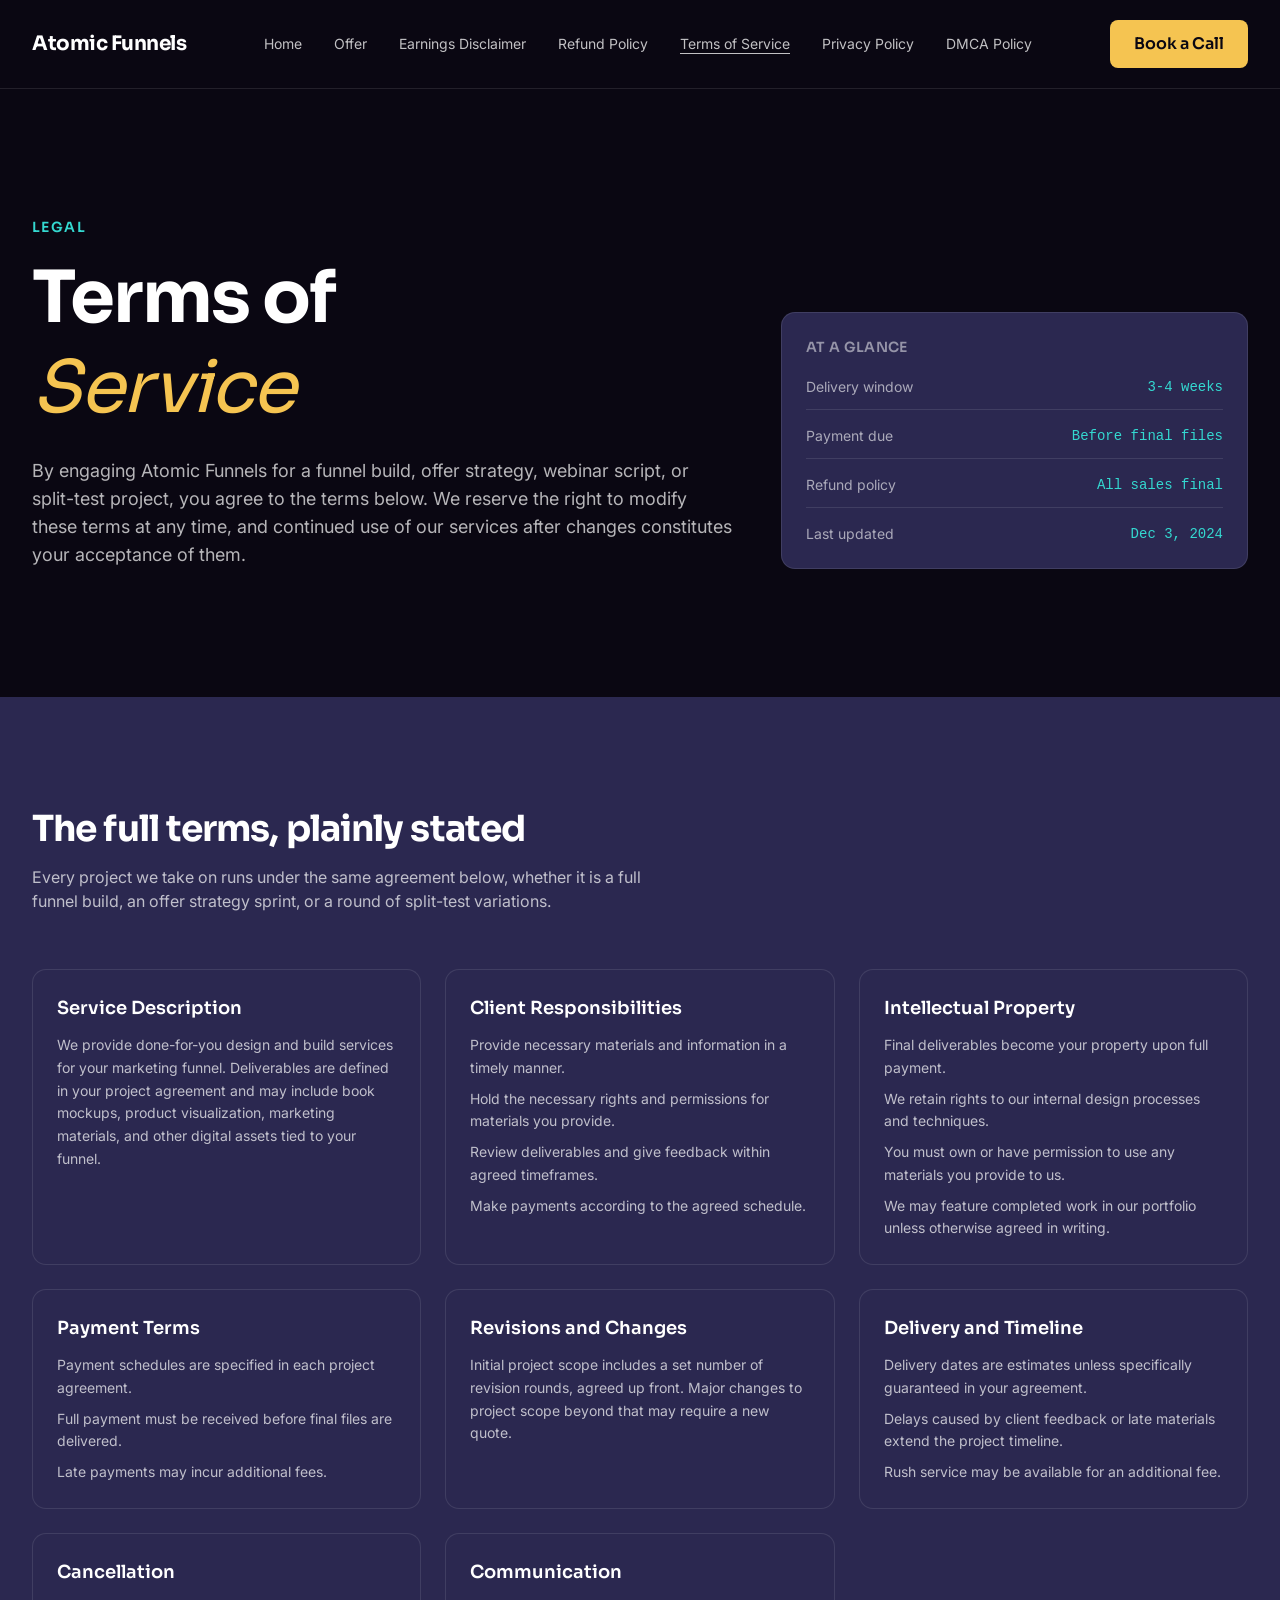
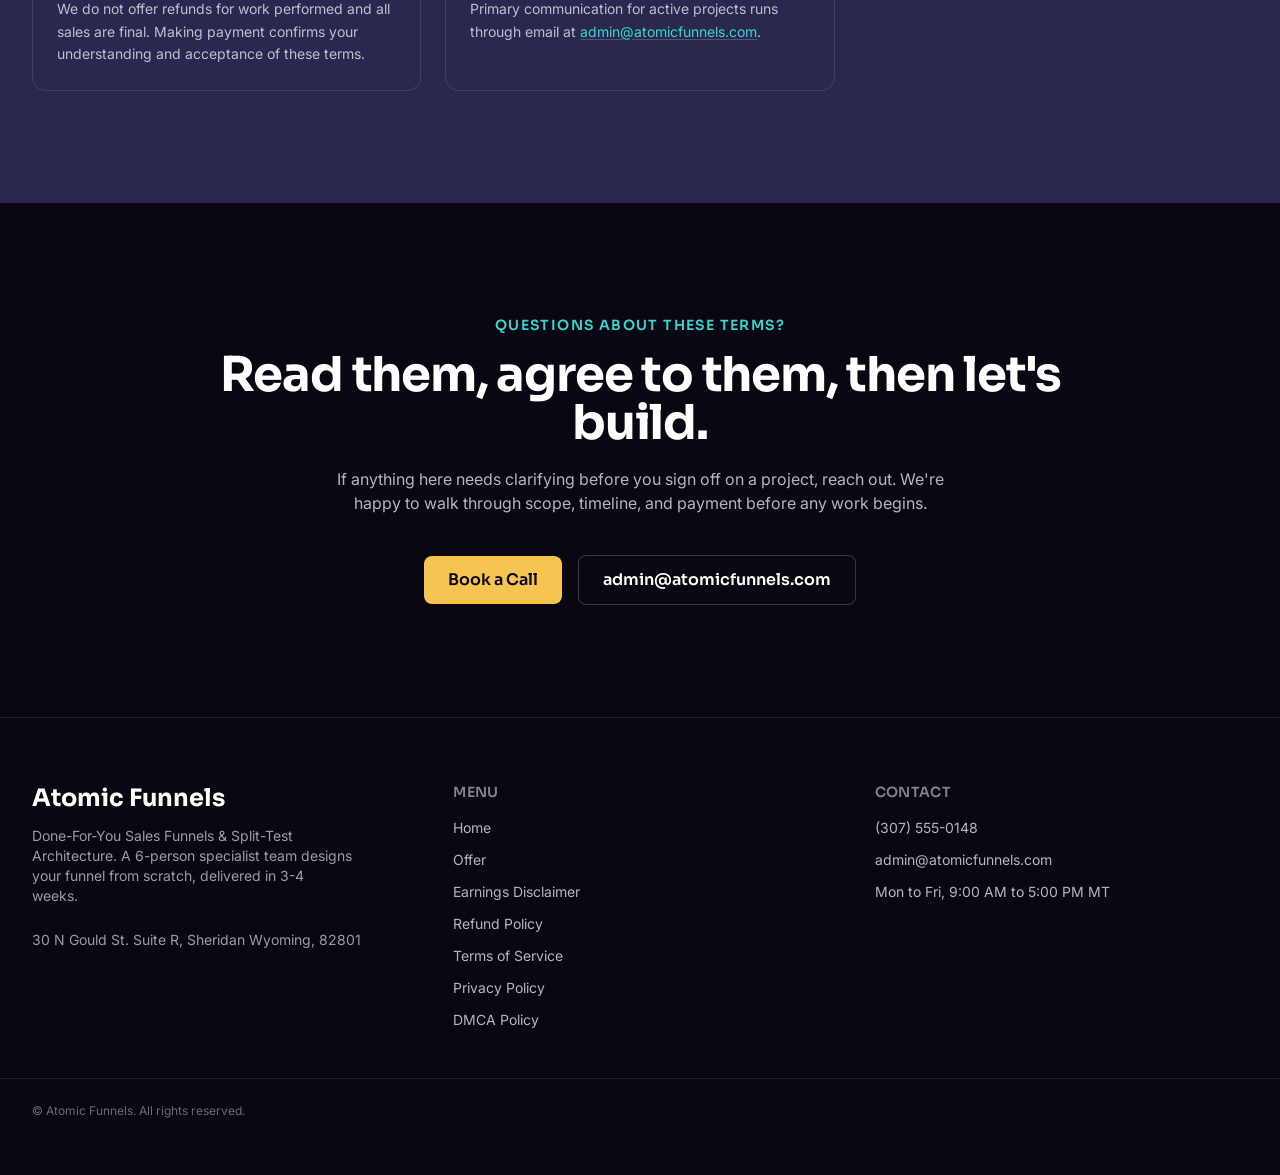
<file: terms-of-service.html>
<!DOCTYPE html><html lang="en"><head>
<meta charset="utf-8"/>
<meta name="viewport" content="width=device-width, initial-scale=1"/>
<title>Terms of Service | Atomic Funnels</title>
<meta name="description" content="Terms of Service for Atomic Funnels: service description, client responsibilities, intellectual property, payment terms, revisions, delivery timelines, and cancellation policy."/>
<link rel="canonical" href="https://atomic-funnels-b0e1.sites.tibly.ai/terms-of-service"/>
<meta property="og:type" content="website"/>
<meta property="og:url" content="https://atomic-funnels-b0e1.sites.tibly.ai/terms-of-service"/>
<meta property="og:site_name" content="Atomic Funnels"/>
<meta property="og:title" content="Terms of Service | Atomic Funnels"/>
<meta property="og:description" content="Terms of Service for Atomic Funnels: service description, client responsibilities, intellectual property, payment terms, revisions, delivery timelines, and cancellation policy."/>
<meta name="twitter:card" content="summary_large_image"/>
<link rel="icon" href="/favicon.svg" type="image/svg+xml"/>
<link rel="preconnect" href="https://fonts.googleapis.com"/>
<link rel="preconnect" href="https://fonts.gstatic.com" crossorigin=""/>
<link href="https://fonts.googleapis.com/css2?family=Sora:wght@400;500;600;700;800&amp;family=Inter:wght@400;500;600;700&amp;display=swap" rel="stylesheet"/>
<style>details[open] > *:not(summary){animation:tibly-acc .35s ease}@keyframes tibly-acc{from{opacity:0;transform:translateY(-4px)}}</style>
<style>@media (prefers-reduced-motion:no-preference){.tibly-fx{opacity:0;transform:translateY(24px);transition:opacity .7s ease,transform .7s ease}.tibly-fx.tibly-fx-in{opacity:1;transform:none}}</style>
<script>addEventListener('DOMContentLoaded',function(){if(!('IntersectionObserver' in window))return;var io=new IntersectionObserver(function(es){es.forEach(function(en){if(en.isIntersecting){en.target.classList.add('tibly-fx-in');io.unobserve(en.target)}})},{rootMargin:'0px 0px -8% 0px'});document.querySelectorAll('section[data-block] > *').forEach(function(el){if(el.getBoundingClientRect().top>innerHeight){el.classList.add('tibly-fx');io.observe(el)}})});</script>
<style>.tibly-ba{position:relative;overflow:hidden;--ba:50%;cursor:ew-resize;touch-action:pan-y;user-select:none;-webkit-user-select:none}.tibly-ba>img{display:block;width:100%;height:100%;object-fit:cover}.tibly-ba .tibly-ba-before{position:absolute;inset:0;clip-path:inset(0 calc(100% - var(--ba)) 0 0)}.tibly-ba .tibly-ba-before img{display:block;width:100%;height:100%;object-fit:cover}.tibly-ba::after{content:'';position:absolute;top:0;bottom:0;left:var(--ba);width:2px;margin-left:-1px;background:#fff;box-shadow:0 0 6px rgba(0,0,0,.55);pointer-events:none;z-index:1}.tibly-ba::before{content:'';position:absolute;top:50%;left:var(--ba);width:44px;height:44px;transform:translate(-50%,-50%);border-radius:9999px;background:rgba(0,0,0,.75) url("data:image/svg+xml,%3Csvg%20xmlns='http://www.w3.org/2000/svg'%20viewBox='0%200%2024%2024'%20fill='%23fff'%3E%3Cpath%20d='M9%206l-6%206%206%206zM15%206l6%206-6%206z'/%3E%3C/svg%3E") center/22px 22px no-repeat;border:2px solid #fff;box-shadow:0 2px 8px rgba(0,0,0,.4);pointer-events:none;z-index:1}.tibly-ba input[type=range]{position:absolute;inset:0;width:100%;height:100%;margin:0;opacity:0;pointer-events:none;-webkit-appearance:none;appearance:none;z-index:2}[data-lightbox]{cursor:zoom-in}.tibly-lb{position:fixed;inset:0;z-index:9999;background:rgba(0,0,0,.92);display:flex;align-items:center;justify-content:center;cursor:zoom-out;padding:24px}.tibly-lb img{max-width:100%;max-height:100%;object-fit:contain}</style>
<script>document.addEventListener('input',function(e){var t=e.target;if(!t||t.type!=='range')return;var c=t.closest&&t.closest('.tibly-ba');if(c)c.style.setProperty('--ba',t.value+'%')});document.addEventListener('pointerdown',function(e){var c=e.target.closest&&e.target.closest('.tibly-ba');if(!c||e.button>0)return;e.preventDefault();var inp=c.querySelector('input[type=range]');var set=function(x){var r=c.getBoundingClientRect();if(!r.width)return;var p=Math.max(0,Math.min(100,(x-r.left)*100/r.width));c.style.setProperty('--ba',p+'%');if(inp)inp.value=Math.round(p)};set(e.clientX);var mv=function(ev){set(ev.clientX)};var up=function(){document.removeEventListener('pointermove',mv);document.removeEventListener('pointerup',up);document.removeEventListener('pointercancel',up)};document.addEventListener('pointermove',mv);document.addEventListener('pointerup',up);document.addEventListener('pointercancel',up)});document.addEventListener('click',function(e){var im=e.target.closest&&e.target.closest('[data-lightbox]');if(!im||!(im.currentSrc||im.src))return;e.preventDefault();var o=document.createElement('div');o.className='tibly-lb';var big=document.createElement('img');big.src=im.currentSrc||im.src;big.alt=im.alt||'';o.appendChild(big);o.addEventListener('click',function(){o.remove()});document.addEventListener('keydown',function esc(ev){if(ev.key==='Escape'){o.remove();document.removeEventListener('keydown',esc)}});document.body.appendChild(o)});document.addEventListener('click',function(e){var x=e.target.closest&&e.target.closest('[data-announce-close]');if(!x)return;var b=x.closest('[data-announce]');if(b){b.style.display='none';try{sessionStorage.setItem('tibly-announce','1')}catch(_){}}});addEventListener('DOMContentLoaded',function(){try{if(sessionStorage.getItem('tibly-announce')==='1'){var b=document.querySelector('[data-announce]');if(b)b.style.display='none'}}catch(_){}if('IntersectionObserver' in window&&!matchMedia('(prefers-reduced-motion:reduce)').matches){var els=document.querySelectorAll('[data-count]');if(els.length){var io=new IntersectionObserver(function(es){es.forEach(function(en){if(!en.isIntersecting)return;io.unobserve(en.target);var el=en.target,s=el.textContent||'',m=s.match(/[\d,]*\d(?:\.\d+)?/);if(!m)return;var raw=m[0],num=parseFloat(raw.replace(/,/g,''));if(!isFinite(num))return;var pre=s.slice(0,m.index),post=s.slice(m.index+raw.length),grp=raw.indexOf(',')>=0,dec=(raw.split('.')[1]||'').length,t0=performance.now();requestAnimationFrame(function tick(now){var p=Math.min((now-t0)/1400,1);p=1-Math.pow(1-p,3);var v=(num*p).toFixed(dec);if(grp)v=Number(v).toLocaleString('en-US',{minimumFractionDigits:dec});el.textContent=pre+v+post;if(p<1)requestAnimationFrame(tick)})})},{rootMargin:'0px 0px -10% 0px'});els.forEach(function(el){io.observe(el)})}}var badge=document.querySelector('[data-tibly-open]');if(badge){var src=document.querySelector('[data-tibly-field="hours"]');var txt=(src&&src.textContent||'').toLowerCase();var days=['sun','mon','tue','wed','thu','fri','sat'];var toMin=function(h,mm,ap){h=+h;mm=+(mm||0);if(ap==='pm'&&h!==12)h+=12;if(ap==='am'&&h===12)h=0;return h*60+mm};var spans=[];var re=/(sun|mon|tue|wed|thu|fri|sat|daily|every ?day)[a-z]*\s*(?:[-\u2013\u2014]\s*(sun|mon|tue|wed|thu|fri|sat)[a-z]*)?\s*:?\s*(\d{1,2})(?::(\d{2}))?\s*(am|pm)?\s*[-\u2013\u2014]\s*(\d{1,2})(?::(\d{2}))?\s*(am|pm)?/g,mm;while((mm=re.exec(txt))){var d1=mm[1].slice(0,3),d2=mm[2],ap1=mm[5]||(mm[8]==='pm'&&+mm[3]<=+mm[6]?'am':mm[8]),o=toMin(mm[3],mm[4],ap1),c=toMin(mm[6],mm[7],mm[8]);var from=d1==='dai'||d1==='eve'?0:days.indexOf(d1),to=d2?days.indexOf(d2.slice(0,3)):(d1==='dai'||d1==='eve'?6:from);if(from<0)continue;for(var d=from;;d=(d+1)%7){spans.push([d,o,c]);if(d===to)break}}if(spans.length){var now=new Date(),cur=now.getDay(),min=now.getHours()*60+now.getMinutes();var open=spans.some(function(s){return s[0]===cur&&min>=s[1]&&min<s[2]});badge.textContent=open?(badge.getAttribute('data-open-text')||'Open now'):(badge.getAttribute('data-closed-text')||'Closed now');badge.setAttribute('data-state',open?'open':'closed');badge.hidden=false}}});</script>
<style>header a[aria-current="page"]:not(:has(img,svg)){text-decoration:underline;text-underline-offset:4px;text-decoration-thickness:1px}</style>
<style>#nav-open~[class*="peer-checked:"][class*="fixed"]{min-height:100vh;min-height:100dvh}@media (prefers-reduced-motion:no-preference){label[for="nav-open"] span{transition:transform .3s ease,opacity .2s ease}header:has(#nav-open:checked) label[for="nav-open"]:not([aria-label="Close" i]) span:not(:has(span)):nth-of-type(1){transform:translateY(8px) rotate(45deg)}header:has(#nav-open:checked) label[for="nav-open"]:not([aria-label="Close" i]) span:not(:has(span)):nth-of-type(2){opacity:0}header:has(#nav-open:checked) label[for="nav-open"]:not([aria-label="Close" i]) span:not(:has(span)):nth-of-type(3){transform:translateY(-8px) rotate(-45deg)}#nav-open:checked~[class*="peer-checked:"]{animation:tibly-nav-in .25s ease}#nav-open:checked~[class*="peer-checked:"] label[for="nav-open"]{display:inline-block;animation:tibly-x-in .35s ease}@keyframes tibly-nav-in{from{opacity:0;transform:translateY(10px)}}@keyframes tibly-x-in{from{opacity:0;transform:rotate(-90deg) scale(.6)}}}</style>
<link rel="stylesheet" href="/styles.css?v=31613a43"/>
</head>
<body>
<!-- block:header -->
<header class="relative z-50 border-b border-white/10 bg-canvas">
  <div class="mx-auto max-w-7xl px-4 sm:px-6 lg:px-8">
    <input type="checkbox" id="nav-open" class="peer sr-only"/>

    <div class="flex items-center justify-between py-5">
      <a class="font-display text-xl font-bold tracking-tight text-white" href="/">
        <span data-tibly-field="business-name">Atomic Funnels</span>
      </a>

      <nav class="hidden md:flex items-center gap-8 font-body text-sm text-white/75">
        <a class="transition hover:text-brand-400" href="/">Home</a>
        <a class="transition hover:text-brand-400" href="/offer">Offer</a>
        <a class="transition hover:text-brand-400" href="/earning-disclaimer">Earnings Disclaimer</a>
        <a class="transition hover:text-brand-400" href="/refund-policy">Refund Policy</a>
        <a aria-current="page" class="transition hover:text-brand-400" href="/terms-of-service">Terms of Service</a>
        <a class="transition hover:text-brand-400" href="/privacy-policy">Privacy Policy</a>
        <a class="transition hover:text-brand-400" href="/dmca-policy">DMCA Policy</a>
      </nav>

      <div class="hidden md:block">
        <a class="btn" data-tibly-field="phone" href="tel:+13075550148">Book a Call</a>
      </div>

      <label for="nav-open" class="md:hidden cursor-pointer text-white" aria-label="Menu">
        <svg width="26" height="26" viewBox="0 0 24 24" fill="none" stroke="currentColor" stroke-width="2" stroke-linecap="round">
          <line x1="3" y1="6" x2="21" y2="6"></line>
          <line x1="3" y1="12" x2="21" y2="12"></line>
          <line x1="3" y1="18" x2="21" y2="18"></line>
        </svg>
      </label>
    </div>

    <div class="hidden peer-checked:flex md:hidden fixed inset-0 z-50 flex-col bg-canvas">
      <div class="flex items-center justify-between border-b border-white/10 px-4 py-5">
        <span class="font-display text-xl font-bold text-white">Atomic Funnels</span>
        <label for="nav-open" aria-label="Close" class="cursor-pointer text-white">
          <svg width="26" height="26" viewBox="0 0 24 24" fill="none" stroke="currentColor" stroke-width="2" stroke-linecap="round">
            <line x1="4" y1="4" x2="20" y2="20"></line>
            <line x1="20" y1="4" x2="4" y2="20"></line>
          </svg>
        </label>
      </div>

      <nav class="flex flex-col items-start gap-6 overflow-y-auto px-6 py-10 font-display text-3xl text-white">
        <a class="transition hover:text-brand-400" href="/">Home</a>
        <a class="transition hover:text-brand-400" href="/offer">Offer</a>
        <a class="transition hover:text-brand-400" href="/earning-disclaimer">Earnings Disclaimer</a>
        <a class="transition hover:text-brand-400" href="/refund-policy">Refund Policy</a>
        <a aria-current="page" class="transition hover:text-brand-400" href="/terms-of-service">Terms of Service</a>
        <a class="transition hover:text-brand-400" href="/privacy-policy">Privacy Policy</a>
        <a class="transition hover:text-brand-400" href="/dmca-policy">DMCA Policy</a>
      </nav>

      <div class="mt-auto px-6 pb-12">
        <a class="btn w-full text-lg" data-tibly-field="phone" href="tel:+13075550148">Book a Call</a>
      </div>
    </div>
  </div>
</header>
<!-- /block:header -->
<!-- block:split-hero -->
<section class="bg-canvas py-24 md:py-32" data-block="split-hero">
  <div class="mx-auto max-w-7xl px-4 sm:px-6 lg:px-8">
    <div class="grid grid-cols-1 gap-12 lg:grid-cols-[3fr_2fr] lg:items-end">
      <div>
        <p class="font-display text-sm font-semibold uppercase tracking-widest text-accent-400">Legal</p>
        <h1 class="mt-4 font-display text-4xl font-bold leading-tight tracking-tight text-white md:text-7xl">
          Terms of<br class="hidden md:block"/> <span class="italic font-normal text-brand-400">Service</span>
        </h1>
        <p class="mt-6 max-w-prose font-body text-lg text-white/70">
          By engaging <span data-tibly-field="business-name">Atomic Funnels</span> for a funnel build, offer strategy, webinar script, or split-test project, you agree to the terms below. We reserve the right to modify these terms at any time, and continued use of our services after changes constitutes your acceptance of them.
        </p>
      </div>
      <div class="card">
        <p class="font-display text-sm font-semibold uppercase tracking-wide text-white/50">At A Glance</p>
        <dl class="mt-5 flex flex-col gap-4 font-body text-sm">
          <div class="flex items-center justify-between border-b border-white/10 pb-3">
            <dt class="text-white/60">Delivery window</dt>
            <dd class="font-mono text-accent-400">3-4 weeks</dd>
          </div>
          <div class="flex items-center justify-between border-b border-white/10 pb-3">
            <dt class="text-white/60">Payment due</dt>
            <dd class="font-mono text-accent-400">Before final files</dd>
          </div>
          <div class="flex items-center justify-between border-b border-white/10 pb-3">
            <dt class="text-white/60">Refund policy</dt>
            <dd class="font-mono text-accent-400">All sales final</dd>
          </div>
          <div class="flex items-center justify-between">
            <dt class="text-white/60">Last updated</dt>
            <dd class="font-mono text-accent-400">Dec 3, 2024</dd>
          </div>
        </dl>
      </div>
    </div>
  </div>
</section>
<!-- /block:split-hero -->
<!-- block:feature-grid -->
<section class="bg-surface py-24 md:py-28" data-block="feature-grid">
  <div class="mx-auto max-w-7xl px-4 sm:px-6 lg:px-8">
    <h2 class="max-w-2xl font-display text-3xl font-bold tracking-tight text-white md:text-4xl">
      The full terms, plainly stated
    </h2>
    <p class="mt-4 max-w-prose font-body text-white/70">
      Every project we take on runs under the same agreement below, whether it is a full funnel build, an offer strategy sprint, or a round of split-test variations.
    </p>

    <div class="mt-14 grid grid-cols-1 gap-6 md:grid-cols-2 lg:grid-cols-3">
      <div class="card">
        <h3 class="font-display text-lg font-semibold text-white">Service Description</h3>
        <p class="mt-3 font-body text-sm leading-relaxed text-white/70">
          We provide done-for-you design and build services for your marketing funnel. Deliverables are defined in your project agreement and may include book mockups, product visualization, marketing materials, and other digital assets tied to your funnel.
        </p>
      </div>

      <div class="card">
        <h3 class="font-display text-lg font-semibold text-white">Client Responsibilities</h3>
        <ul class="mt-3 flex flex-col gap-2 font-body text-sm leading-relaxed text-white/70">
          <li>Provide necessary materials and information in a timely manner.</li>
          <li>Hold the necessary rights and permissions for materials you provide.</li>
          <li>Review deliverables and give feedback within agreed timeframes.</li>
          <li>Make payments according to the agreed schedule.</li>
        </ul>
      </div>

      <div class="card">
        <h3 class="font-display text-lg font-semibold text-white">Intellectual Property</h3>
        <ul class="mt-3 flex flex-col gap-2 font-body text-sm leading-relaxed text-white/70">
          <li>Final deliverables become your property upon full payment.</li>
          <li>We retain rights to our internal design processes and techniques.</li>
          <li>You must own or have permission to use any materials you provide to us.</li>
          <li>We may feature completed work in our portfolio unless otherwise agreed in writing.</li>
        </ul>
      </div>

      <div class="card">
        <h3 class="font-display text-lg font-semibold text-white">Payment Terms</h3>
        <ul class="mt-3 flex flex-col gap-2 font-body text-sm leading-relaxed text-white/70">
          <li>Payment schedules are specified in each project agreement.</li>
          <li>Full payment must be received before final files are delivered.</li>
          <li>Late payments may incur additional fees.</li>
        </ul>
      </div>

      <div class="card">
        <h3 class="font-display text-lg font-semibold text-white">Revisions and Changes</h3>
        <p class="mt-3 font-body text-sm leading-relaxed text-white/70">
          Initial project scope includes a set number of revision rounds, agreed up front. Major changes to project scope beyond that may require a new quote.
        </p>
      </div>

      <div class="card">
        <h3 class="font-display text-lg font-semibold text-white">Delivery and Timeline</h3>
        <ul class="mt-3 flex flex-col gap-2 font-body text-sm leading-relaxed text-white/70">
          <li>Delivery dates are estimates unless specifically guaranteed in your agreement.</li>
          <li>Delays caused by client feedback or late materials extend the project timeline.</li>
          <li>Rush service may be available for an additional fee.</li>
        </ul>
      </div>

      <div class="card">
        <h3 class="font-display text-lg font-semibold text-white">Cancellation</h3>
        <p class="mt-3 font-body text-sm leading-relaxed text-white/70">
          We do not offer refunds for work performed and all sales are final. Making payment confirms your understanding and acceptance of these terms.
        </p>
      </div>

      <div class="card">
        <h3 class="font-display text-lg font-semibold text-white">Communication</h3>
        <p class="mt-3 font-body text-sm leading-relaxed text-white/70">
          Primary communication for active projects runs through email at
          <a class="text-accent-400 underline decoration-white/20 underline-offset-2 transition hover:text-accent-300" data-tibly-field="email" href="mailto:admin@atomicfunnels.com">admin@atomicfunnels.com</a>.
        </p>
      </div>
    </div>
  </div>
</section>
<!-- /block:feature-grid -->
<!-- block:cta-banner -->
<section class="bg-canvas py-24 md:py-28" data-block="cta-banner">
  <div class="mx-auto max-w-5xl px-4 text-center sm:px-6 lg:px-8">
    <p class="font-display text-sm font-semibold uppercase tracking-widest text-accent-400">Questions About These Terms?</p>
    <h2 class="mt-4 font-display text-3xl font-bold tracking-tight text-white md:text-5xl">
      Read them, agree to them, then let&#39;s build.
    </h2>
    <p class="mx-auto mt-5 max-w-prose font-body text-white/70">
      If anything here needs clarifying before you sign off on a project, reach out. We&#39;re happy to walk through scope, timeline, and payment before any work begins.
    </p>
    <div class="mt-10 flex flex-col items-center justify-center gap-4 sm:flex-row">
      <a class="btn" data-tibly-field="phone" href="tel:+13075550148">Book a Call</a>
      <a class="btn-secondary" data-tibly-field="email" href="mailto:admin@atomicfunnels.com">admin@atomicfunnels.com</a>
    </div>
  </div>
</section>
<!-- /block:cta-banner -->
<!-- block:footer -->
<footer class="relative border-t border-white/10 bg-canvas pb-24 pt-16 text-white md:pb-14">
  <div class="mx-auto grid max-w-7xl grid-cols-1 gap-12 px-4 sm:px-6 lg:px-8 md:grid-cols-3">
    <div>
      <p class="font-display text-2xl font-bold text-white">
        <span data-tibly-field="business-name">Atomic Funnels</span>
      </p>
      <p class="mt-3 max-w-xs font-body text-sm text-white/60">
        Done-For-You Sales Funnels &amp; Split-Test Architecture. A 6-person specialist team designs your funnel from scratch, delivered in 3-4 weeks.
      </p>
      <p class="mt-6 font-body text-sm text-white/60" data-tibly-field="address">30 N Gould St. Suite R, Sheridan Wyoming, 82801</p>
    </div>

    <div>
      <p class="font-display text-sm font-semibold uppercase tracking-wide text-white/50">Menu</p>
      <nav class="mt-4 flex flex-col gap-3 font-body text-sm text-white/70">
        <a class="transition hover:text-brand-400" href="/">Home</a>
        <a class="transition hover:text-brand-400" href="/offer">Offer</a>
        <a class="transition hover:text-brand-400" href="/earning-disclaimer">Earnings Disclaimer</a>
        <a class="transition hover:text-brand-400" href="/refund-policy">Refund Policy</a>
        <a class="transition hover:text-brand-400" href="/terms-of-service">Terms of Service</a>
        <a class="transition hover:text-brand-400" href="/privacy-policy">Privacy Policy</a>
        <a class="transition hover:text-brand-400" href="/dmca-policy">DMCA Policy</a>
      </nav>
    </div>

    <div>
      <p class="font-display text-sm font-semibold uppercase tracking-wide text-white/50">Contact</p>
      <div class="mt-4 flex flex-col gap-3 font-body text-sm text-white/70">
        <a class="transition hover:text-brand-400" data-tibly-field="phone" href="tel:+13075550148">(307) 555-0148</a>
        <a class="transition hover:text-brand-400" data-tibly-field="email" href="mailto:admin@atomicfunnels.com">admin@atomicfunnels.com</a>
        <p data-tibly-field="hours">Mon to Fri, 9:00 AM to 5:00 PM MT</p>
      </div>
    </div>
  </div>

  <div class="mx-auto mt-12 max-w-7xl border-t border-white/10 px-4 pt-6 font-body text-xs text-white/40 sm:px-6 lg:px-8">
    © <span data-tibly-field="business-name">Atomic Funnels</span>. All rights reserved.
  </div>

  <div class="fixed inset-x-0 bottom-0 z-40 md:hidden">
    <a class="block w-full bg-brand-400 py-4 text-center font-display font-semibold text-canvas transition hover:bg-brand-300" data-tibly-field="phone" href="tel:+13075550148">
      Call Atomic Funnels Now
    </a>
  </div>
</footer>
<!-- /block:footer -->
  <script async="" src="https://api.tibly.ai/widget/v1.js"></script>


</body></html>
</file>
<file: styles.css>
/*! tailwindcss v4.3.2 | MIT License | https://tailwindcss.com */
@layer properties{@supports (((-webkit-hyphens:none)) and (not (margin-trim:inline))) or ((-moz-orient:inline) and (not (color:rgb(from red r g b)))){*,:before,:after,::backdrop{--tw-space-y-reverse:0;--tw-border-style:solid;--tw-gradient-position:initial;--tw-gradient-from:#0000;--tw-gradient-via:#0000;--tw-gradient-to:#0000;--tw-gradient-stops:initial;--tw-gradient-via-stops:initial;--tw-gradient-from-position:0%;--tw-gradient-via-position:50%;--tw-gradient-to-position:100%;--tw-leading:initial;--tw-font-weight:initial;--tw-tracking:initial;--tw-blur:initial;--tw-brightness:initial;--tw-contrast:initial;--tw-grayscale:initial;--tw-hue-rotate:initial;--tw-invert:initial;--tw-opacity:initial;--tw-saturate:initial;--tw-sepia:initial;--tw-drop-shadow:initial;--tw-drop-shadow-color:initial;--tw-drop-shadow-alpha:100%;--tw-drop-shadow-size:initial;--tw-scale-x:1;--tw-scale-y:1;--tw-scale-z:1;--tw-duration:initial;--tw-translate-x:0;--tw-translate-y:0;--tw-translate-z:0;--tw-outline-style:solid}}}@layer theme{:root,:host{--font-sans:ui-sans-serif, system-ui, sans-serif, "Apple Color Emoji", "Segoe UI Emoji", "Segoe UI Symbol", "Noto Color Emoji";--font-serif:ui-serif, Georgia, Cambria, "Times New Roman", Times, serif;--font-mono:ui-monospace, SFMono-Regular, Menlo, Monaco, Consolas, "Liberation Mono", "Courier New", monospace;--color-white:#fff;--spacing:.25rem;--container-xs:20rem;--container-md:28rem;--container-lg:32rem;--container-xl:36rem;--container-2xl:42rem;--container-3xl:48rem;--container-4xl:56rem;--container-5xl:64rem;--container-7xl:80rem;--text-xs:.75rem;--text-xs--line-height:calc(1 / .75);--text-sm:.875rem;--text-sm--line-height:calc(1.25 / .875);--text-base:1rem;--text-base--line-height:calc(1.5 / 1);--text-lg:1.125rem;--text-lg--line-height:calc(1.75 / 1.125);--text-xl:1.25rem;--text-xl--line-height:calc(1.75 / 1.25);--text-2xl:1.5rem;--text-2xl--line-height:calc(2 / 1.5);--text-3xl:1.875rem;--text-3xl--line-height:calc(2.25 / 1.875);--text-4xl:2.25rem;--text-4xl--line-height:calc(2.5 / 2.25);--text-5xl:3rem;--text-5xl--line-height:1;--text-6xl:3.75rem;--text-6xl--line-height:1;--text-7xl:4.5rem;--text-7xl--line-height:1;--font-weight-light:300;--font-weight-normal:400;--font-weight-semibold:600;--font-weight-bold:700;--tracking-tight:-.025em;--tracking-wide:.025em;--tracking-widest:.1em;--leading-tight:1.25;--leading-relaxed:1.625;--radius-sm:4px;--radius-md:8px;--radius-lg:14px;--blur-3xl:64px;--aspect-video:16 / 9;--default-transition-duration:.15s;--default-transition-timing-function:cubic-bezier(.4, 0, .2, 1);--default-font-family:var(--font-sans);--default-mono-font-family:var(--font-mono);--color-brand-50:#fdf9ec;--color-brand-100:#faf0cf;--color-brand-200:#f5e0a0;--color-brand-300:#f2cf76;--color-brand-400:#f5c451;--color-brand-500:#eab226;--color-brand-600:#c8901b;--color-brand-700:#9c6d16;--color-brand-800:#714f12;--color-brand-900:#4a340c;--color-accent-50:#eafdfc;--color-accent-100:#cdf8f5;--color-accent-200:#9bf0ea;--color-accent-300:#66e4dd;--color-accent-400:#34d8d0;--color-accent-500:#1fb9b2;--color-accent-600:#17928d;--color-accent-700:#136f6b;--color-accent-800:#0f504d;--color-accent-900:#0a3533;--color-surface:#2b2850;--color-canvas:#0a0712;--color-ink:#f5f3fa;--font-display:"Sora", sans-serif;--font-body:"Inter", sans-serif;--radius-full:9999px;--animate-marquee:marquee 30s linear infinite;--animate-kenburns:kenburns 18s ease-in-out infinite alternate;--animate-float:float 6s ease-in-out infinite;--animate-pulse-soft:pulse-soft 4s ease-in-out infinite;--animate-spin-slow:spin-slow 24s linear infinite}}@layer base{*,:after,:before,::backdrop{box-sizing:border-box;border:0 solid;margin:0;padding:0}::file-selector-button{box-sizing:border-box;border:0 solid;margin:0;padding:0}html,:host{-webkit-text-size-adjust:100%;tab-size:4;line-height:1.5;font-family:var(--default-font-family,ui-sans-serif, system-ui, sans-serif, "Apple Color Emoji", "Segoe UI Emoji", "Segoe UI Symbol", "Noto Color Emoji");font-feature-settings:var(--default-font-feature-settings,normal);font-variation-settings:var(--default-font-variation-settings,normal);-webkit-tap-highlight-color:transparent}hr{height:0;color:inherit;border-top-width:1px}abbr:where([title]){-webkit-text-decoration:underline dotted;text-decoration:underline dotted}h1,h2,h3,h4,h5,h6{font-size:inherit;font-weight:inherit}a{color:inherit;-webkit-text-decoration:inherit;-webkit-text-decoration:inherit;-webkit-text-decoration:inherit;text-decoration:inherit}b,strong{font-weight:bolder}code,kbd,samp,pre{font-family:var(--default-mono-font-family,ui-monospace, SFMono-Regular, Menlo, Monaco, Consolas, "Liberation Mono", "Courier New", monospace);font-feature-settings:var(--default-mono-font-feature-settings,normal);font-variation-settings:var(--default-mono-font-variation-settings,normal);font-size:1em}small{font-size:80%}sub,sup{vertical-align:baseline;font-size:75%;line-height:0;position:relative}sub{bottom:-.25em}sup{top:-.5em}table{text-indent:0;border-color:inherit;border-collapse:collapse}:-moz-focusring{outline:auto}progress{vertical-align:baseline}summary{display:list-item}ol,ul,menu{list-style:none}img,svg,video,canvas,audio,iframe,embed,object{vertical-align:middle;display:block}img,video{max-width:100%;height:auto}button,input,select,optgroup,textarea{font:inherit;font-feature-settings:inherit;font-variation-settings:inherit;letter-spacing:inherit;color:inherit;opacity:1;background-color:#0000;border-radius:0}::file-selector-button{font:inherit;font-feature-settings:inherit;font-variation-settings:inherit;letter-spacing:inherit;color:inherit;opacity:1;background-color:#0000;border-radius:0}:where(select:is([multiple],[size])) optgroup{font-weight:bolder}:where(select:is([multiple],[size])) optgroup option{padding-inline-start:20px}::file-selector-button{margin-inline-end:4px}::placeholder{opacity:1}@supports (not ((-webkit-appearance:-apple-pay-button))) or (contain-intrinsic-size:1px){::placeholder{color:currentColor}@supports (color:color-mix(in lab, red, red)){::placeholder{color:color-mix(in oklab, currentcolor 50%, transparent)}}}textarea{resize:vertical}::-webkit-search-decoration{-webkit-appearance:none}::-webkit-date-and-time-value{min-height:1lh;text-align:inherit}::-webkit-datetime-edit{display:inline-flex}::-webkit-datetime-edit-fields-wrapper{padding:0}::-webkit-datetime-edit{padding-block:0}::-webkit-datetime-edit-year-field{padding-block:0}::-webkit-datetime-edit-month-field{padding-block:0}::-webkit-datetime-edit-day-field{padding-block:0}::-webkit-datetime-edit-hour-field{padding-block:0}::-webkit-datetime-edit-minute-field{padding-block:0}::-webkit-datetime-edit-second-field{padding-block:0}::-webkit-datetime-edit-millisecond-field{padding-block:0}::-webkit-datetime-edit-meridiem-field{padding-block:0}::-webkit-calendar-picker-indicator{line-height:1}:-moz-ui-invalid{box-shadow:none}button,input:where([type=button],[type=reset],[type=submit]){appearance:button}::file-selector-button{appearance:button}::-webkit-inner-spin-button{height:auto}::-webkit-outer-spin-button{height:auto}[hidden]:where(:not([hidden=until-found])){display:none!important}}@layer components{.btn{justify-content:center;align-items:center;gap:calc(var(--spacing) * 2);border-radius:var(--radius-md);background-color:var(--color-brand-400);padding-inline:calc(var(--spacing) * 6);padding-block:calc(var(--spacing) * 3);font-family:var(--font-display);--tw-font-weight:var(--font-weight-semibold);font-weight:var(--font-weight-semibold);color:var(--color-canvas);transition-property:color,background-color,border-color,outline-color,text-decoration-color,fill,stroke,--tw-gradient-from,--tw-gradient-via,--tw-gradient-to,opacity,box-shadow,transform,translate,scale,rotate,filter,-webkit-backdrop-filter,backdrop-filter,display,content-visibility,overlay,pointer-events;transition-timing-function:var(--tw-ease,var(--default-transition-timing-function));transition-duration:var(--tw-duration,var(--default-transition-duration));--tw-duration:.2s;transition-duration:.2s;display:inline-flex}@media (hover:hover){.btn:hover{--tw-translate-y:calc(var(--spacing) * -.5);translate:var(--tw-translate-x) var(--tw-translate-y);background-color:var(--color-brand-300)}}.btn:focus-visible{outline-style:var(--tw-outline-style);outline-width:1px;outline-style:var(--tw-outline-style);outline-offset:2px;outline-width:2px;outline-color:var(--color-brand-400)}.btn:active{--tw-translate-y:0;translate:var(--tw-translate-x) var(--tw-translate-y)}.btn-secondary{justify-content:center;align-items:center;gap:calc(var(--spacing) * 2);border-radius:var(--radius-md);border-style:var(--tw-border-style);border-width:1px;border-color:#fff3;display:inline-flex}@supports (color:color-mix(in lab, red, red)){.btn-secondary{border-color:color-mix(in oklab, var(--color-white) 20%, transparent)}}.btn-secondary{padding-inline:calc(var(--spacing) * 6);padding-block:calc(var(--spacing) * 3);font-family:var(--font-display);--tw-font-weight:var(--font-weight-semibold);font-weight:var(--font-weight-semibold);color:var(--color-white);transition-property:color,background-color,border-color,outline-color,text-decoration-color,fill,stroke,--tw-gradient-from,--tw-gradient-via,--tw-gradient-to,opacity,box-shadow,transform,translate,scale,rotate,filter,-webkit-backdrop-filter,backdrop-filter,display,content-visibility,overlay,pointer-events;transition-timing-function:var(--tw-ease,var(--default-transition-timing-function));transition-duration:var(--tw-duration,var(--default-transition-duration));--tw-duration:.2s;background-color:#0000;transition-duration:.2s}@media (hover:hover){.btn-secondary:hover{border-color:var(--color-accent-400);color:var(--color-accent-400)}}.btn-secondary:focus-visible{outline-style:var(--tw-outline-style);outline-width:1px;outline-style:var(--tw-outline-style);outline-offset:2px;outline-width:2px;outline-color:#fff6}@supports (color:color-mix(in lab, red, red)){.btn-secondary:focus-visible{outline-color:color-mix(in oklab, var(--color-white) 40%, transparent)}}.card{border-radius:var(--radius-lg);border-style:var(--tw-border-style);border-width:1px;border-color:#ffffff1a}@supports (color:color-mix(in lab, red, red)){.card{border-color:color-mix(in oklab, var(--color-white) 10%, transparent)}}.card{background-color:var(--color-surface);padding:calc(var(--spacing) * 6);transition-property:color,background-color,border-color,outline-color,text-decoration-color,fill,stroke,--tw-gradient-from,--tw-gradient-via,--tw-gradient-to,opacity,box-shadow,transform,translate,scale,rotate,filter,-webkit-backdrop-filter,backdrop-filter,display,content-visibility,overlay,pointer-events;transition-timing-function:var(--tw-ease,var(--default-transition-timing-function));transition-duration:var(--tw-duration,var(--default-transition-duration));--tw-duration:.2s;transition-duration:.2s}@media (hover:hover){.card:hover{border-color:#fff3}@supports (color:color-mix(in lab, red, red)){.card:hover{border-color:color-mix(in oklab, var(--color-white) 20%, transparent)}}}}@layer utilities{.pointer-events-none{pointer-events:none}.sr-only{clip-path:inset(50%);white-space:nowrap;border-width:0;width:1px;height:1px;margin:-1px;padding:0;position:absolute;overflow:hidden}.absolute{position:absolute}.fixed{position:fixed}.relative{position:relative}.inset-0{inset:0}.inset-x-0{inset-inline:0}.-top-32{top:calc(var(--spacing) * -32)}.-right-32{right:calc(var(--spacing) * -32)}.bottom-0{bottom:0}.z-40{z-index:40}.z-50{z-index:50}.mx-auto{margin-inline:auto}.mt-2{margin-top:calc(var(--spacing) * 2)}.mt-3{margin-top:calc(var(--spacing) * 3)}.mt-4{margin-top:calc(var(--spacing) * 4)}.mt-5{margin-top:calc(var(--spacing) * 5)}.mt-6{margin-top:calc(var(--spacing) * 6)}.mt-8{margin-top:calc(var(--spacing) * 8)}.mt-10{margin-top:calc(var(--spacing) * 10)}.mt-12{margin-top:calc(var(--spacing) * 12)}.mt-14{margin-top:calc(var(--spacing) * 14)}.mt-16{margin-top:calc(var(--spacing) * 16)}.mt-20{margin-top:calc(var(--spacing) * 20)}.mt-auto{margin-top:auto}.mb-4{margin-bottom:calc(var(--spacing) * 4)}.block{display:block}.flex{display:flex}.grid{display:grid}.hidden{display:none}.table{display:table}.aspect-\[3\/4\]{aspect-ratio:3/4}.aspect-\[4\/5\]{aspect-ratio:4/5}.aspect-square{aspect-ratio:1}.aspect-video{aspect-ratio:var(--aspect-video)}.h-16{height:calc(var(--spacing) * 16)}.h-96{height:calc(var(--spacing) * 96)}.h-full{height:100%}.w-16{width:calc(var(--spacing) * 16)}.w-96{width:calc(var(--spacing) * 96)}.w-full{width:100%}.w-max{width:max-content}.max-w-2xl{max-width:var(--container-2xl)}.max-w-3xl{max-width:var(--container-3xl)}.max-w-4xl{max-width:var(--container-4xl)}.max-w-5xl{max-width:var(--container-5xl)}.max-w-7xl{max-width:var(--container-7xl)}.max-w-lg{max-width:var(--container-lg)}.max-w-md{max-width:var(--container-md)}.max-w-prose{max-width:65ch}.max-w-xl{max-width:var(--container-xl)}.max-w-xs{max-width:var(--container-xs)}.shrink-0{flex-shrink:0}.animate-kenburns{animation:var(--animate-kenburns)}.animate-marquee{animation:var(--animate-marquee)}.cursor-pointer{cursor:pointer}.columns-2{columns:2}.break-inside-avoid{break-inside:avoid}.grid-cols-1{grid-template-columns:repeat(1,minmax(0,1fr))}.grid-cols-2{grid-template-columns:repeat(2,minmax(0,1fr))}.grid-cols-3{grid-template-columns:repeat(3,minmax(0,1fr))}.flex-col{flex-direction:column}.flex-wrap{flex-wrap:wrap}.items-center{align-items:center}.items-start{align-items:flex-start}.justify-between{justify-content:space-between}.justify-center{justify-content:center}.gap-2{gap:calc(var(--spacing) * 2)}.gap-3{gap:calc(var(--spacing) * 3)}.gap-4{gap:calc(var(--spacing) * 4)}.gap-6{gap:calc(var(--spacing) * 6)}.gap-8{gap:calc(var(--spacing) * 8)}.gap-10{gap:calc(var(--spacing) * 10)}.gap-12{gap:calc(var(--spacing) * 12)}.gap-14{gap:calc(var(--spacing) * 14)}:where(.space-y-2>:not(:last-child)){--tw-space-y-reverse:0;margin-block-start:calc(calc(var(--spacing) * 2) * var(--tw-space-y-reverse));margin-block-end:calc(calc(var(--spacing) * 2) * calc(1 - var(--tw-space-y-reverse)))}.gap-x-6{column-gap:calc(var(--spacing) * 6)}.gap-y-10{row-gap:calc(var(--spacing) * 10)}.overflow-hidden{overflow:hidden}.overflow-y-auto{overflow-y:auto}.rounded-full{border-radius:var(--radius-full)}.rounded-lg{border-radius:var(--radius-lg)}.rounded-md{border-radius:var(--radius-md)}.border{border-style:var(--tw-border-style);border-width:1px}.border-y{border-block-style:var(--tw-border-style);border-block-width:1px}.border-t{border-top-style:var(--tw-border-style);border-top-width:1px}.border-b{border-bottom-style:var(--tw-border-style);border-bottom-width:1px}.border-white\/10{border-color:#ffffff1a}@supports (color:color-mix(in lab, red, red)){.border-white\/10{border-color:color-mix(in oklab, var(--color-white) 10%, transparent)}}.border-white\/15{border-color:#ffffff26}@supports (color:color-mix(in lab, red, red)){.border-white\/15{border-color:color-mix(in oklab, var(--color-white) 15%, transparent)}}.bg-brand-400{background-color:var(--color-brand-400)}.bg-brand-400\/10{background-color:#f5c4511a}@supports (color:color-mix(in lab, red, red)){.bg-brand-400\/10{background-color:color-mix(in oklab, var(--color-brand-400) 10%, transparent)}}.bg-canvas{background-color:var(--color-canvas)}.bg-canvas\/30{background-color:#0a07124d}@supports (color:color-mix(in lab, red, red)){.bg-canvas\/30{background-color:color-mix(in oklab, var(--color-canvas) 30%, transparent)}}.bg-surface{background-color:var(--color-surface)}.bg-gradient-to-b{--tw-gradient-position:to bottom in oklab;background-image:linear-gradient(var(--tw-gradient-stops))}.bg-gradient-to-r{--tw-gradient-position:to right in oklab;background-image:linear-gradient(var(--tw-gradient-stops))}.from-brand-300{--tw-gradient-from:var(--color-brand-300);--tw-gradient-stops:var(--tw-gradient-via-stops,var(--tw-gradient-position), var(--tw-gradient-from) var(--tw-gradient-from-position), var(--tw-gradient-to) var(--tw-gradient-to-position))}.from-canvas\/60{--tw-gradient-from:#0a071299}@supports (color:color-mix(in lab, red, red)){.from-canvas\/60{--tw-gradient-from:color-mix(in oklab, var(--color-canvas) 60%, transparent)}}.from-canvas\/60{--tw-gradient-stops:var(--tw-gradient-via-stops,var(--tw-gradient-position), var(--tw-gradient-from) var(--tw-gradient-from-position), var(--tw-gradient-to) var(--tw-gradient-to-position))}.via-canvas\/85{--tw-gradient-via:#0a0712d9}@supports (color:color-mix(in lab, red, red)){.via-canvas\/85{--tw-gradient-via:color-mix(in oklab, var(--color-canvas) 85%, transparent)}}.via-canvas\/85{--tw-gradient-via-stops:var(--tw-gradient-position), var(--tw-gradient-from) var(--tw-gradient-from-position), var(--tw-gradient-via) var(--tw-gradient-via-position), var(--tw-gradient-to) var(--tw-gradient-to-position);--tw-gradient-stops:var(--tw-gradient-via-stops)}.to-accent-400{--tw-gradient-to:var(--color-accent-400);--tw-gradient-stops:var(--tw-gradient-via-stops,var(--tw-gradient-position), var(--tw-gradient-from) var(--tw-gradient-from-position), var(--tw-gradient-to) var(--tw-gradient-to-position))}.to-canvas{--tw-gradient-to:var(--color-canvas);--tw-gradient-stops:var(--tw-gradient-via-stops,var(--tw-gradient-position), var(--tw-gradient-from) var(--tw-gradient-from-position), var(--tw-gradient-to) var(--tw-gradient-to-position))}.bg-clip-text{-webkit-background-clip:text;background-clip:text}.object-cover{object-fit:cover}.p-4{padding:calc(var(--spacing) * 4)}.p-6{padding:calc(var(--spacing) * 6)}.px-4{padding-inline:calc(var(--spacing) * 4)}.px-6{padding-inline:calc(var(--spacing) * 6)}.py-1\.5{padding-block:calc(var(--spacing) * 1.5)}.py-2{padding-block:calc(var(--spacing) * 2)}.py-4{padding-block:calc(var(--spacing) * 4)}.py-5{padding-block:calc(var(--spacing) * 5)}.py-6{padding-block:calc(var(--spacing) * 6)}.py-10{padding-block:calc(var(--spacing) * 10)}.py-12{padding-block:calc(var(--spacing) * 12)}.py-16{padding-block:calc(var(--spacing) * 16)}.py-20{padding-block:calc(var(--spacing) * 20)}.py-24{padding-block:calc(var(--spacing) * 24)}.pt-6{padding-top:calc(var(--spacing) * 6)}.pt-8{padding-top:calc(var(--spacing) * 8)}.pt-16{padding-top:calc(var(--spacing) * 16)}.pr-12{padding-right:calc(var(--spacing) * 12)}.pb-3{padding-bottom:calc(var(--spacing) * 3)}.pb-12{padding-bottom:calc(var(--spacing) * 12)}.pb-24{padding-bottom:calc(var(--spacing) * 24)}.text-center{text-align:center}.font-body{font-family:var(--font-body)}.font-display{font-family:var(--font-display)}.font-mono{font-family:var(--font-mono)}.font-serif{font-family:var(--font-serif)}.text-2xl{font-size:var(--text-2xl);line-height:var(--tw-leading,var(--text-2xl--line-height))}.text-3xl{font-size:var(--text-3xl);line-height:var(--tw-leading,var(--text-3xl--line-height))}.text-4xl{font-size:var(--text-4xl);line-height:var(--tw-leading,var(--text-4xl--line-height))}.text-5xl{font-size:var(--text-5xl);line-height:var(--tw-leading,var(--text-5xl--line-height))}.text-6xl{font-size:var(--text-6xl);line-height:var(--tw-leading,var(--text-6xl--line-height))}.text-7xl{font-size:var(--text-7xl);line-height:var(--tw-leading,var(--text-7xl--line-height))}.text-base{font-size:var(--text-base);line-height:var(--tw-leading,var(--text-base--line-height))}.text-lg{font-size:var(--text-lg);line-height:var(--tw-leading,var(--text-lg--line-height))}.text-sm{font-size:var(--text-sm);line-height:var(--tw-leading,var(--text-sm--line-height))}.text-xl{font-size:var(--text-xl);line-height:var(--tw-leading,var(--text-xl--line-height))}.text-xs{font-size:var(--text-xs);line-height:var(--tw-leading,var(--text-xs--line-height))}.leading-\[0\.95\]{--tw-leading:.95;line-height:.95}.leading-\[1\.05\]{--tw-leading:1.05;line-height:1.05}.leading-\[1\.08\]{--tw-leading:1.08;line-height:1.08}.leading-relaxed{--tw-leading:var(--leading-relaxed);line-height:var(--leading-relaxed)}.leading-tight{--tw-leading:var(--leading-tight);line-height:var(--leading-tight)}.font-bold{--tw-font-weight:var(--font-weight-bold);font-weight:var(--font-weight-bold)}.font-light{--tw-font-weight:var(--font-weight-light);font-weight:var(--font-weight-light)}.font-normal{--tw-font-weight:var(--font-weight-normal);font-weight:var(--font-weight-normal)}.font-semibold{--tw-font-weight:var(--font-weight-semibold);font-weight:var(--font-weight-semibold)}.tracking-\[0\.2em\]{--tw-tracking:.2em;letter-spacing:.2em}.tracking-\[0\.3em\]{--tw-tracking:.3em;letter-spacing:.3em}.tracking-\[0\.25em\]{--tw-tracking:.25em;letter-spacing:.25em}.tracking-tight{--tw-tracking:var(--tracking-tight);letter-spacing:var(--tracking-tight)}.tracking-wide{--tw-tracking:var(--tracking-wide);letter-spacing:var(--tracking-wide)}.tracking-widest{--tw-tracking:var(--tracking-widest);letter-spacing:var(--tracking-widest)}.break-words{overflow-wrap:break-word}.text-accent-400{color:var(--color-accent-400)}.text-brand-400{color:var(--color-brand-400)}.text-brand-400\/80{color:#f5c451cc}@supports (color:color-mix(in lab, red, red)){.text-brand-400\/80{color:color-mix(in oklab, var(--color-brand-400) 80%, transparent)}}.text-canvas{color:var(--color-canvas)}.text-transparent{color:#0000}.text-white{color:var(--color-white)}.text-white\/10{color:#ffffff1a}@supports (color:color-mix(in lab, red, red)){.text-white\/10{color:color-mix(in oklab, var(--color-white) 10%, transparent)}}.text-white\/40{color:#fff6}@supports (color:color-mix(in lab, red, red)){.text-white\/40{color:color-mix(in oklab, var(--color-white) 40%, transparent)}}.text-white\/50{color:#ffffff80}@supports (color:color-mix(in lab, red, red)){.text-white\/50{color:color-mix(in oklab, var(--color-white) 50%, transparent)}}.text-white\/60{color:#fff9}@supports (color:color-mix(in lab, red, red)){.text-white\/60{color:color-mix(in oklab, var(--color-white) 60%, transparent)}}.text-white\/70{color:#ffffffb3}@supports (color:color-mix(in lab, red, red)){.text-white\/70{color:color-mix(in oklab, var(--color-white) 70%, transparent)}}.text-white\/75{color:#ffffffbf}@supports (color:color-mix(in lab, red, red)){.text-white\/75{color:color-mix(in oklab, var(--color-white) 75%, transparent)}}.uppercase{text-transform:uppercase}.italic{font-style:italic}.underline{text-decoration-line:underline}.decoration-accent-400\/40{text-decoration-color:#34d8d066}@supports (color:color-mix(in lab, red, red)){.decoration-accent-400\/40{-webkit-text-decoration-color:color-mix(in oklab, var(--color-accent-400) 40%, transparent);-webkit-text-decoration-color:color-mix(in oklab, var(--color-accent-400) 40%, transparent);text-decoration-color:color-mix(in oklab, var(--color-accent-400) 40%, transparent)}}.decoration-white\/20{text-decoration-color:#fff3}@supports (color:color-mix(in lab, red, red)){.decoration-white\/20{-webkit-text-decoration-color:color-mix(in oklab, var(--color-white) 20%, transparent);-webkit-text-decoration-color:color-mix(in oklab, var(--color-white) 20%, transparent);text-decoration-color:color-mix(in oklab, var(--color-white) 20%, transparent)}}.decoration-white\/30{text-decoration-color:#ffffff4d}@supports (color:color-mix(in lab, red, red)){.decoration-white\/30{-webkit-text-decoration-color:color-mix(in oklab, var(--color-white) 30%, transparent);-webkit-text-decoration-color:color-mix(in oklab, var(--color-white) 30%, transparent);text-decoration-color:color-mix(in oklab, var(--color-white) 30%, transparent)}}.underline-offset-2{text-underline-offset:2px}.underline-offset-4{text-underline-offset:4px}.opacity-30{opacity:.3}.blur-3xl{--tw-blur:blur(var(--blur-3xl));filter:var(--tw-blur,) var(--tw-brightness,) var(--tw-contrast,) var(--tw-grayscale,) var(--tw-hue-rotate,) var(--tw-invert,) var(--tw-saturate,) var(--tw-sepia,) var(--tw-drop-shadow,)}.transition{transition-property:color,background-color,border-color,outline-color,text-decoration-color,fill,stroke,--tw-gradient-from,--tw-gradient-via,--tw-gradient-to,opacity,box-shadow,transform,translate,scale,rotate,filter,-webkit-backdrop-filter,backdrop-filter,display,content-visibility,overlay,pointer-events;transition-timing-function:var(--tw-ease,var(--default-transition-timing-function));transition-duration:var(--tw-duration,var(--default-transition-duration))}@media (hover:hover){.group-hover\:scale-105:is(:where(.group):hover *){--tw-scale-x:105%;--tw-scale-y:105%;--tw-scale-z:105%;scale:var(--tw-scale-x) var(--tw-scale-y)}.group-hover\:bg-canvas\/40:is(:where(.group):hover *){background-color:#0a071266}@supports (color:color-mix(in lab, red, red)){.group-hover\:bg-canvas\/40:is(:where(.group):hover *){background-color:color-mix(in oklab, var(--color-canvas) 40%, transparent)}}}.peer-checked\:flex:is(:where(.peer):checked~*){display:flex}@media (hover:hover){.hover\:bg-brand-300:hover{background-color:var(--color-brand-300)}.hover\:text-accent-300:hover{color:var(--color-accent-300)}.hover\:text-brand-400:hover{color:var(--color-brand-400)}.hover\:underline:hover{text-decoration-line:underline}}@media (min-width:40rem){.sm\:grid-cols-2{grid-template-columns:repeat(2,minmax(0,1fr))}.sm\:grid-cols-3{grid-template-columns:repeat(3,minmax(0,1fr))}.sm\:flex-row{flex-direction:row}.sm\:justify-center{justify-content:center}.sm\:px-6{padding-inline:calc(var(--spacing) * 6)}.sm\:text-sm{font-size:var(--text-sm);line-height:var(--tw-leading,var(--text-sm--line-height))}}@media (min-width:48rem){.md\:col-span-4{grid-column:span 4/span 4}.md\:col-span-5{grid-column:span 5/span 5}.md\:col-span-7{grid-column:span 7/span 7}.md\:col-start-9{grid-column-start:9}.md\:block{display:block}.md\:flex{display:flex}.md\:hidden{display:none}.md\:h-20{height:calc(var(--spacing) * 20)}.md\:w-20{width:calc(var(--spacing) * 20)}.md\:columns-3{columns:3}.md\:grid-cols-2{grid-template-columns:repeat(2,minmax(0,1fr))}.md\:grid-cols-3{grid-template-columns:repeat(3,minmax(0,1fr))}.md\:grid-cols-12{grid-template-columns:repeat(12,minmax(0,1fr))}.md\:grid-cols-\[1\.4fr_1fr\]{grid-template-columns:1.4fr 1fr}.md\:flex-row{flex-direction:row}.md\:items-end{align-items:flex-end}.md\:justify-between{justify-content:space-between}.md\:gap-16{gap:calc(var(--spacing) * 16)}.md\:border-t-0{border-top-style:var(--tw-border-style);border-top-width:0}.md\:border-l{border-left-style:var(--tw-border-style);border-left-width:1px}.md\:p-10{padding:calc(var(--spacing) * 10)}.md\:px-16{padding-inline:calc(var(--spacing) * 16)}.md\:py-16{padding-block:calc(var(--spacing) * 16)}.md\:py-20{padding-block:calc(var(--spacing) * 20)}.md\:py-24{padding-block:calc(var(--spacing) * 24)}.md\:py-28{padding-block:calc(var(--spacing) * 28)}.md\:py-32{padding-block:calc(var(--spacing) * 32)}.md\:py-36{padding-block:calc(var(--spacing) * 36)}.md\:pt-0{padding-top:0}.md\:pt-8{padding-top:calc(var(--spacing) * 8)}.md\:pb-14{padding-bottom:calc(var(--spacing) * 14)}.md\:pl-10{padding-left:calc(var(--spacing) * 10)}.md\:text-4xl{font-size:var(--text-4xl);line-height:var(--tw-leading,var(--text-4xl--line-height))}.md\:text-5xl{font-size:var(--text-5xl);line-height:var(--tw-leading,var(--text-5xl--line-height))}.md\:text-6xl{font-size:var(--text-6xl);line-height:var(--tw-leading,var(--text-6xl--line-height))}.md\:text-7xl{font-size:var(--text-7xl);line-height:var(--tw-leading,var(--text-7xl--line-height))}.md\:text-base{font-size:var(--text-base);line-height:var(--tw-leading,var(--text-base--line-height))}}@media (min-width:64rem){.lg\:grid-cols-2{grid-template-columns:repeat(2,minmax(0,1fr))}.lg\:grid-cols-3{grid-template-columns:repeat(3,minmax(0,1fr))}.lg\:grid-cols-5{grid-template-columns:repeat(5,minmax(0,1fr))}.lg\:grid-cols-6{grid-template-columns:repeat(6,minmax(0,1fr))}.lg\:grid-cols-\[3fr_2fr\]{grid-template-columns:3fr 2fr}.lg\:items-end{align-items:flex-end}.lg\:gap-20{gap:calc(var(--spacing) * 20)}.lg\:px-8{padding-inline:calc(var(--spacing) * 8)}.lg\:text-left{text-align:left}}}[data-tb-bg]{position:relative}.tb-bg{pointer-events:none;position:absolute;inset:0;overflow:hidden}.tb-bg video,.tb-bg img{object-fit:cover;width:100%;height:100%}.tb-bg-tint{background:#000;position:absolute;inset:0}[data-tb-bg]>:not(.tb-bg){z-index:1;position:relative}@media (prefers-reduced-motion:reduce){.tb-bg video{display:none}}@property --tw-space-y-reverse{syntax:"*";inherits:false;initial-value:0}@property --tw-border-style{syntax:"*";inherits:false;initial-value:solid}@property --tw-gradient-position{syntax:"*";inherits:false}@property --tw-gradient-from{syntax:"<color>";inherits:false;initial-value:#0000}@property --tw-gradient-via{syntax:"<color>";inherits:false;initial-value:#0000}@property --tw-gradient-to{syntax:"<color>";inherits:false;initial-value:#0000}@property --tw-gradient-stops{syntax:"*";inherits:false}@property --tw-gradient-via-stops{syntax:"*";inherits:false}@property --tw-gradient-from-position{syntax:"<length-percentage>";inherits:false;initial-value:0%}@property --tw-gradient-via-position{syntax:"<length-percentage>";inherits:false;initial-value:50%}@property --tw-gradient-to-position{syntax:"<length-percentage>";inherits:false;initial-value:100%}@property --tw-leading{syntax:"*";inherits:false}@property --tw-font-weight{syntax:"*";inherits:false}@property --tw-tracking{syntax:"*";inherits:false}@property --tw-blur{syntax:"*";inherits:false}@property --tw-brightness{syntax:"*";inherits:false}@property --tw-contrast{syntax:"*";inherits:false}@property --tw-grayscale{syntax:"*";inherits:false}@property --tw-hue-rotate{syntax:"*";inherits:false}@property --tw-invert{syntax:"*";inherits:false}@property --tw-opacity{syntax:"*";inherits:false}@property --tw-saturate{syntax:"*";inherits:false}@property --tw-sepia{syntax:"*";inherits:false}@property --tw-drop-shadow{syntax:"*";inherits:false}@property --tw-drop-shadow-color{syntax:"*";inherits:false}@property --tw-drop-shadow-alpha{syntax:"<percentage>";inherits:false;initial-value:100%}@property --tw-drop-shadow-size{syntax:"*";inherits:false}@property --tw-scale-x{syntax:"*";inherits:false;initial-value:1}@property --tw-scale-y{syntax:"*";inherits:false;initial-value:1}@property --tw-scale-z{syntax:"*";inherits:false;initial-value:1}@property --tw-duration{syntax:"*";inherits:false}@property --tw-translate-x{syntax:"*";inherits:false;initial-value:0}@property --tw-translate-y{syntax:"*";inherits:false;initial-value:0}@property --tw-translate-z{syntax:"*";inherits:false;initial-value:0}@property --tw-outline-style{syntax:"*";inherits:false;initial-value:solid}@keyframes marquee{to{transform:translate(-50%)}}@keyframes kenburns{to{transform:scale(1.08)}}@keyframes float{0%,to{transform:translateY(0)}50%{transform:translateY(-12px)}}@keyframes pulse-soft{0%,to{opacity:1}50%{opacity:.55}}@keyframes spin-slow{to{transform:rotate(360deg)}}
</file>
